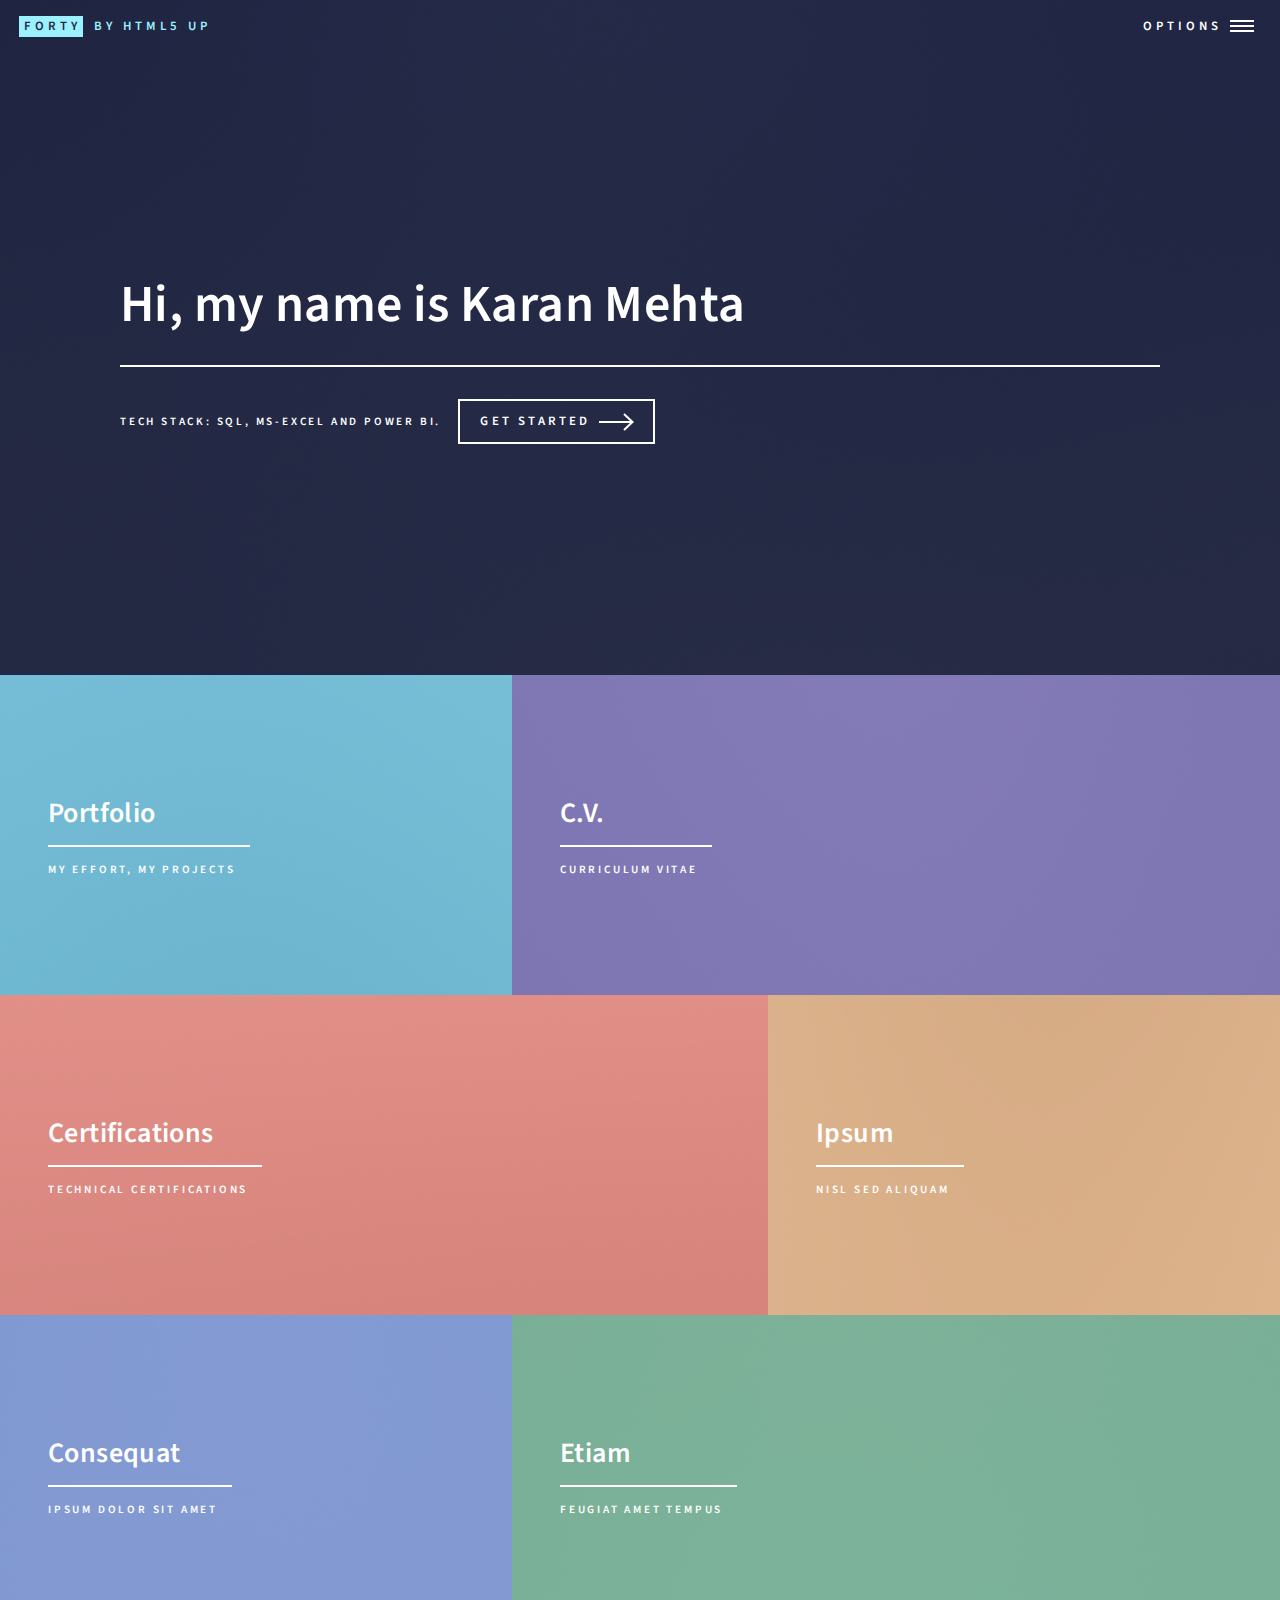
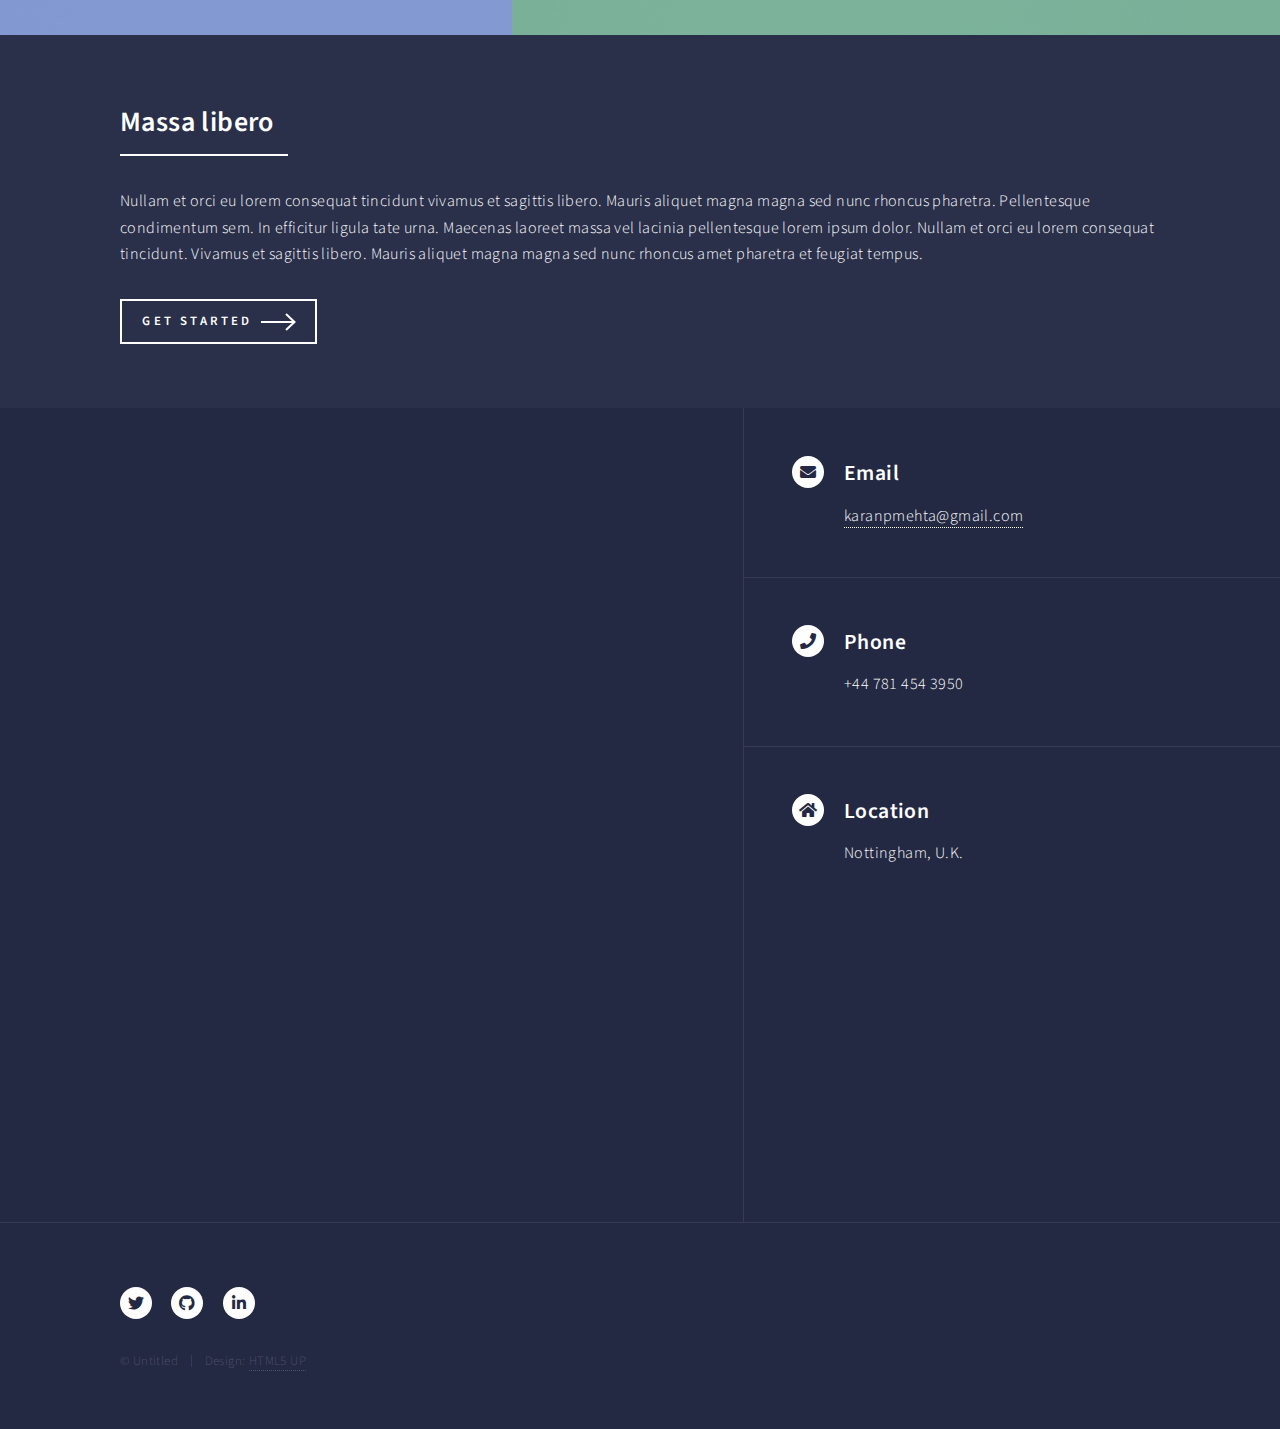
<file: index.html>
<!DOCTYPE HTML>
<!--
	Forty by HTML5 UP
	html5up.net | @ajlkn
	Free for personal and commercial use under the CCA 3.0 license (html5up.net/license)
-->
<html>
	<head>
		<title>Thank you for your time!</title>
		<meta charset="utf-8" />
		<meta name="viewport" content="width=device-width, initial-scale=1, user-scalable=no" />
		<link rel="stylesheet" href="assets/css/main.css" />
		<noscript><link rel="stylesheet" href="assets/css/noscript.css" /></noscript>
	</head>
	<body class="is-preload">

		<!-- Wrapper -->
			<div id="wrapper">

				<!-- Header -->
					<header id="header" class="alt">
						<a href="https://html5up.net/forty" class="logo" title="A responsive site template designed by HTML5 UP and released under the Creative Commons."><strong>Forty</strong> <span>by HTML5 UP</span></a>
						<nav>
							<a href="#menu">Options</a>
						</nav>
					</header>

				<!-- Menu -->
					<nav id="menu">
						<ul class="links">
							<li><a href="./"><img src="images/noun-home-2532906_aym.png" border ="1px">Home</a></li>
							<li><a href="landing">Portfolio</a></li>
							<li><a href="generic">Project</a></li>
							<li><a href="elements">Contact</a></li>
						</ul>
						<ul class="actions stacked">
							<li><a href="#" class="button primary fit">Get Started</a></li>
							<li><a href="#" class="button fit">Log In</a></li>
						</ul>
					</nav>

				<!-- Banner -->
					<section id="banner" class="major">
						<div class="inner">
							<header class="major">
								<h1>Hi, my name is Karan Mehta</h1>
							</header>
							<div class="content">
								<p>TECH STACK: SQL, MS-EXCEL AND POWER BI.</p>
								<ul class="actions">
									<li><a href="#one" class="button next scrolly">Get Started</a></li>
								</ul>
							</div>
						</div>
					</section>

				<!-- Main -->
					<div id="main">

						<!-- One -->
							<section id="one" class="tiles">
								<article>
									<span class="image">
										<img src="images/pic01.jpg" alt="work" />
									</span>
									<header class="major">
										<h3><a href="landing" class="link">Portfolio</a></h3>
										<p>my effort, my projects</p>
									</header>
								</article>
								<article>
									<span class="image">
										<img src="images/pic02.jpg" alt="course of life" />
									</span>
									<header class="major">
										<h3><a href="landing" class="link">C.V.</a></h3>
										<p>Curriculum vitae</p>
									</header>
								</article>
								<article>
									<span class="image">
										<img src="images/pic03.jpg" alt="knowledge" />
									</span>
									<header class="major">
										<h3><a href="landing" class="link">Certifications</a></h3>
										<p>Technical Certifications</p>
									</header>
								</article>
								<article>
									<span class="image">
										<img src="images/pic04.jpg" alt="" />
									</span>
									<header class="major">
										<h3><a href="landing" class="link">Ipsum</a></h3>
										<p>Nisl sed aliquam</p>
									</header>
								</article>
								<article>
									<span class="image">
										<img src="images/pic05.jpg" alt="" />
									</span>
									<header class="major">
										<h3><a href="landing" class="link">Consequat</a></h3>
										<p>Ipsum dolor sit amet</p>
									</header>
								</article>
								<article>
									<span class="image">
										<img src="images/pic06.jpg" alt="" />
									</span>
									<header class="major">
										<h3><a href="landing" class="link">Etiam</a></h3>
										<p>Feugiat amet tempus</p>
									</header>
								</article>
							</section>

						<!-- Two -->
							<section id="two">
								<div class="inner">
									<header class="major">
										<h2>Massa libero</h2>
									</header>
									<p>Nullam et orci eu lorem consequat tincidunt vivamus et sagittis libero. Mauris aliquet magna magna sed nunc rhoncus pharetra. Pellentesque condimentum sem. In efficitur ligula tate urna. Maecenas laoreet massa vel lacinia pellentesque lorem ipsum dolor. Nullam et orci eu lorem consequat tincidunt. Vivamus et sagittis libero. Mauris aliquet magna magna sed nunc rhoncus amet pharetra et feugiat tempus.</p>
									<ul class="actions">
										<li><a href="landing" class="button next">Get Started</a></li>
									</ul>
								</div>
							</section>

					</div>

				<!-- Contact -->
					<section id="contact">
						<div class="inner">
							<section>
								<!--<form method="post" action="#">
									<div class="fields">
										<div class="field half">
											<label for="name">Name</label>
											<input type="text" name="name" id="name" />
										</div>
										<div class="field half">
											<label for="email">Email</label>
											<input type="text" name="email" id="email" />
										</div>
										<div class="field">
											<label for="message">Message</label>
											<textarea name="message" id="message" rows="6"></textarea>
										</div>
									</div>
									<ul class="actions">
										<li><input type="submit" value="Send Message" class="primary" /></li>
										<li><input type="reset" value="Clear" /></li>
									</ul>
								</form>-->
								<iframe src="https://docs.google.com/forms/d/e/1FAIpQLScIjS554YAXkT069KOBQVUxdA2sXL9i0TQxGR6mH9QrwywEIg/viewform?embedded=true" width="640" height="709" frameborder="0" marginheight="0" marginwidth="0">Loading…</iframe>
								
							</section>
							<section class="split">
								<section>
									<div class="contact-method">
										<span class="icon solid alt fa-envelope"></span>
										<h3>Email</h3>
										<a href="mailto:karanpmehta@gmail.com">karanpmehta@gmail.com</a>
									</div>
								</section>
								<section>
									<div class="contact-method">
										<span class="icon solid alt fa-phone"></span>
										<h3>Phone</h3>
										<span>+44 781 454 3950</span>
									</div>
								</section>
								<section>
									<div class="contact-method">
										<span class="icon solid alt fa-home"></span>
										<h3>Location</h3>
										<span>
										Nottingham, U.K.
										</span>
									</div>
								</section>
							</section>
						</div>
					</section>

				<!-- Footer -->
					<footer id="footer">
						<div class="inner">
							<ul class="icons">
								<li><a href="#" class="icon brands alt fa-twitter"><span class="label">Twitter</span></a></li>
								<li><a href="#" class="icon brands alt fa-github"><span class="label">GitHub</span></a></li>
								<li><a href="#" class="icon brands alt fa-linkedin-in"><span class="label">LinkedIn</span></a></li>
							</ul>
							<ul class="copyright">
								<li>&copy; Untitled</li><li>Design: <a href="https://html5up.net">HTML5 UP</a></li>
							</ul>
						</div>
					</footer>

			</div>

		<!-- Scripts -->
			<script src="assets/js/jquery.min.js"></script>
			<script src="assets/js/jquery.scrolly.min.js"></script>
			<script src="assets/js/jquery.scrollex.min.js"></script>
			<script src="assets/js/browser.min.js"></script>
			<script src="assets/js/breakpoints.min.js"></script>
			<script src="assets/js/util.js"></script>
			<script src="assets/js/main.js"></script>

	</body>
</html>
</file>
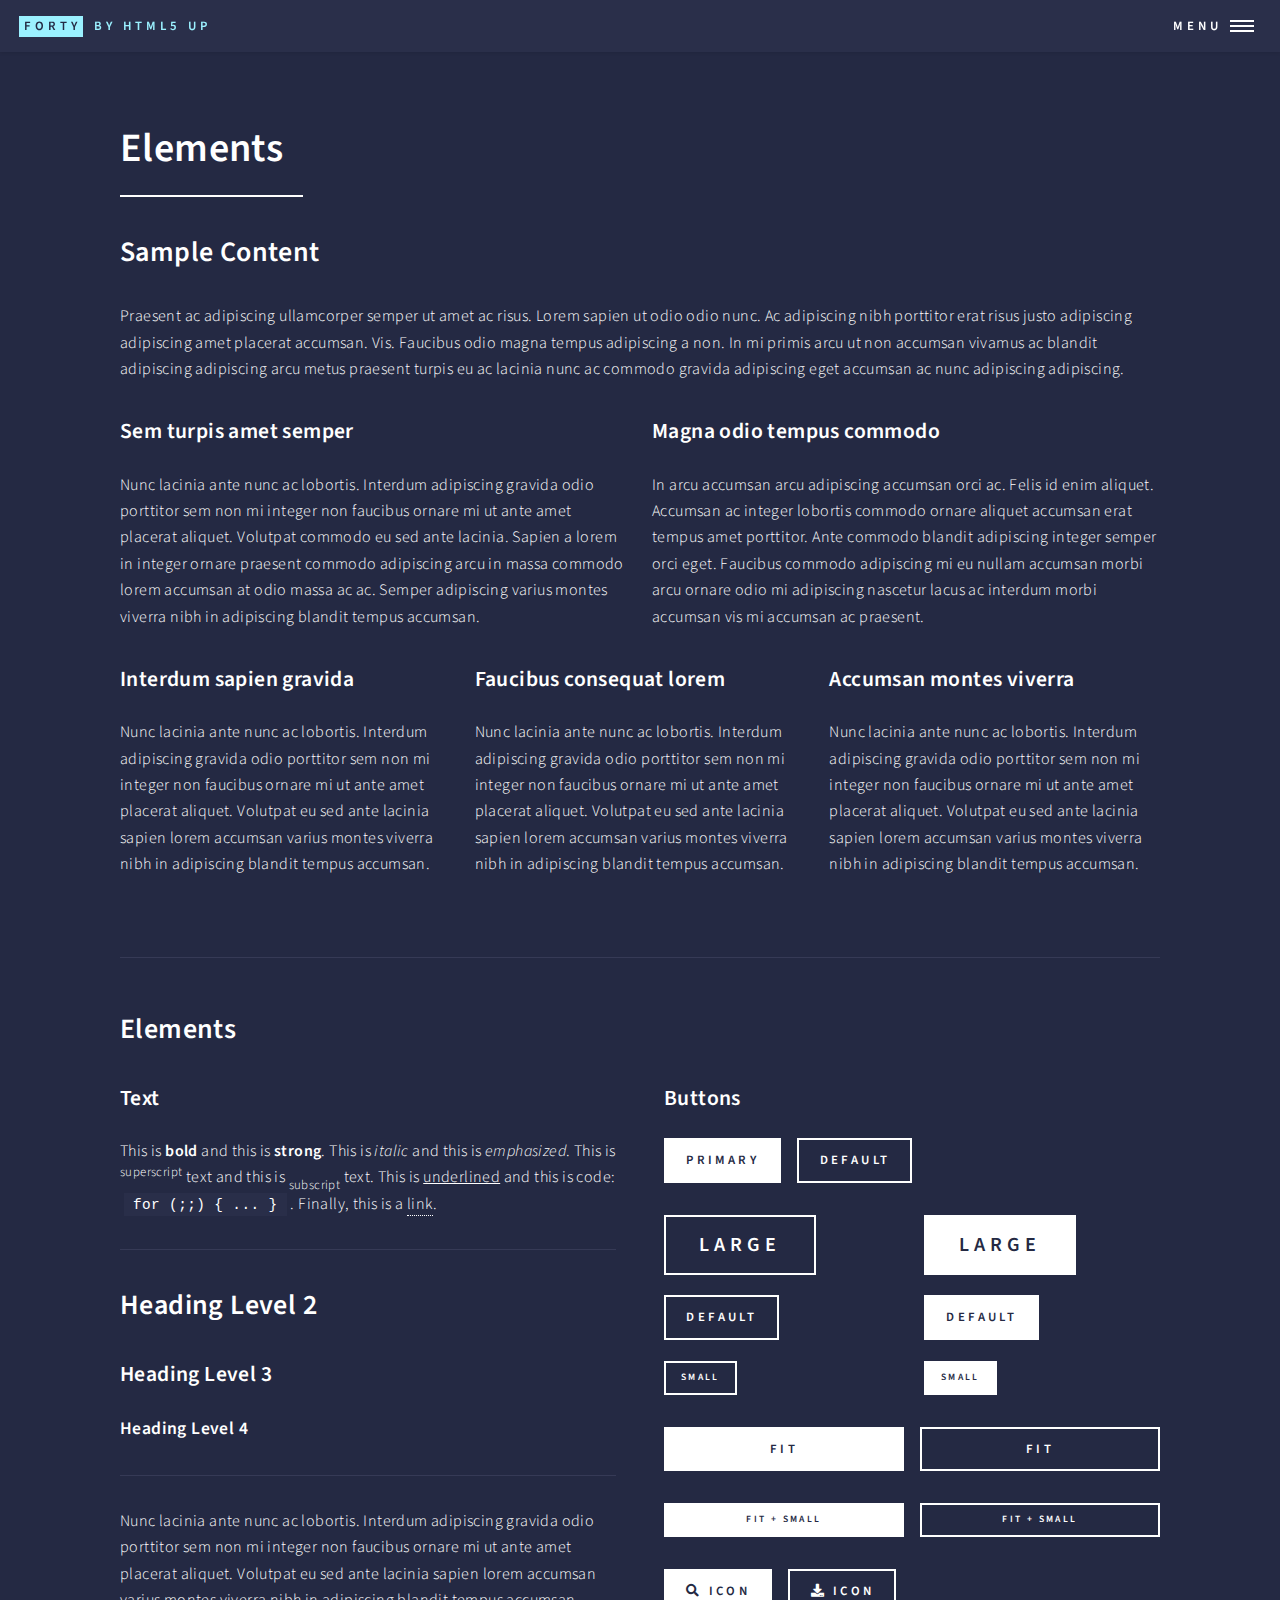
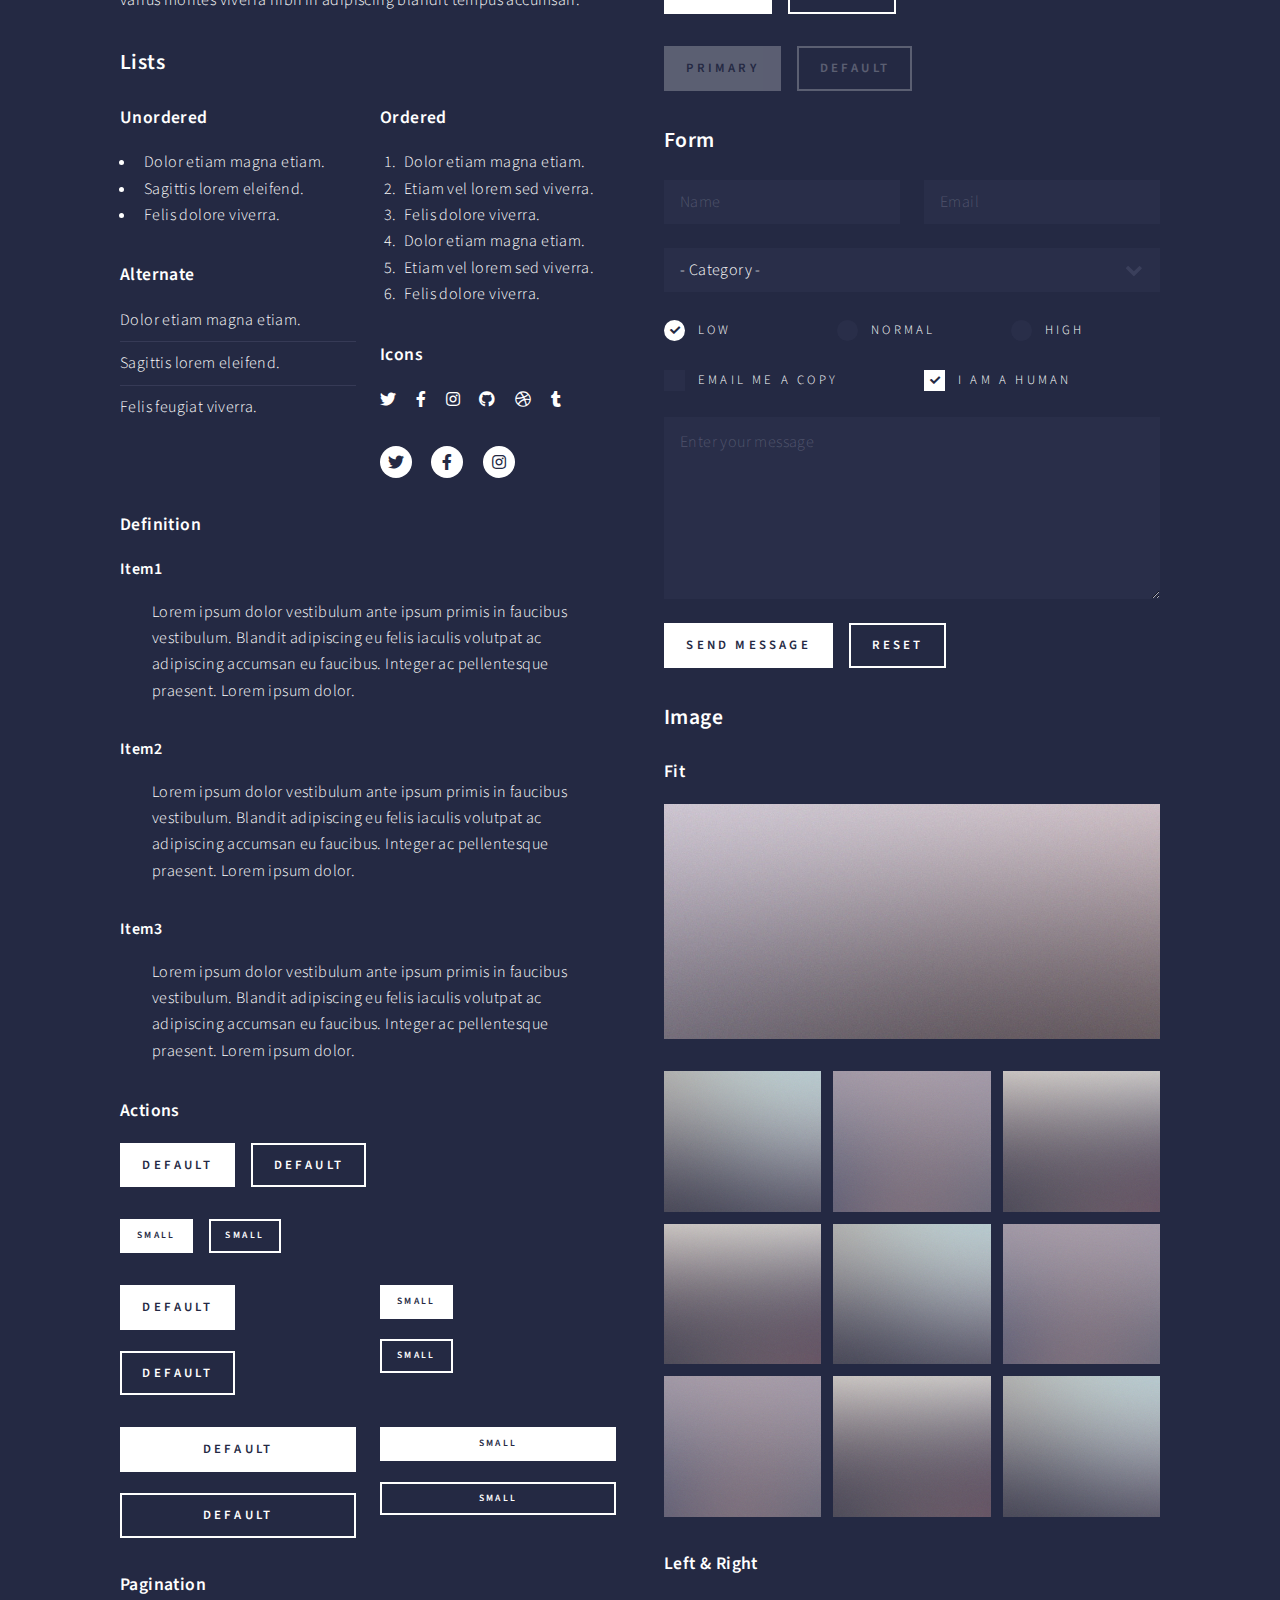
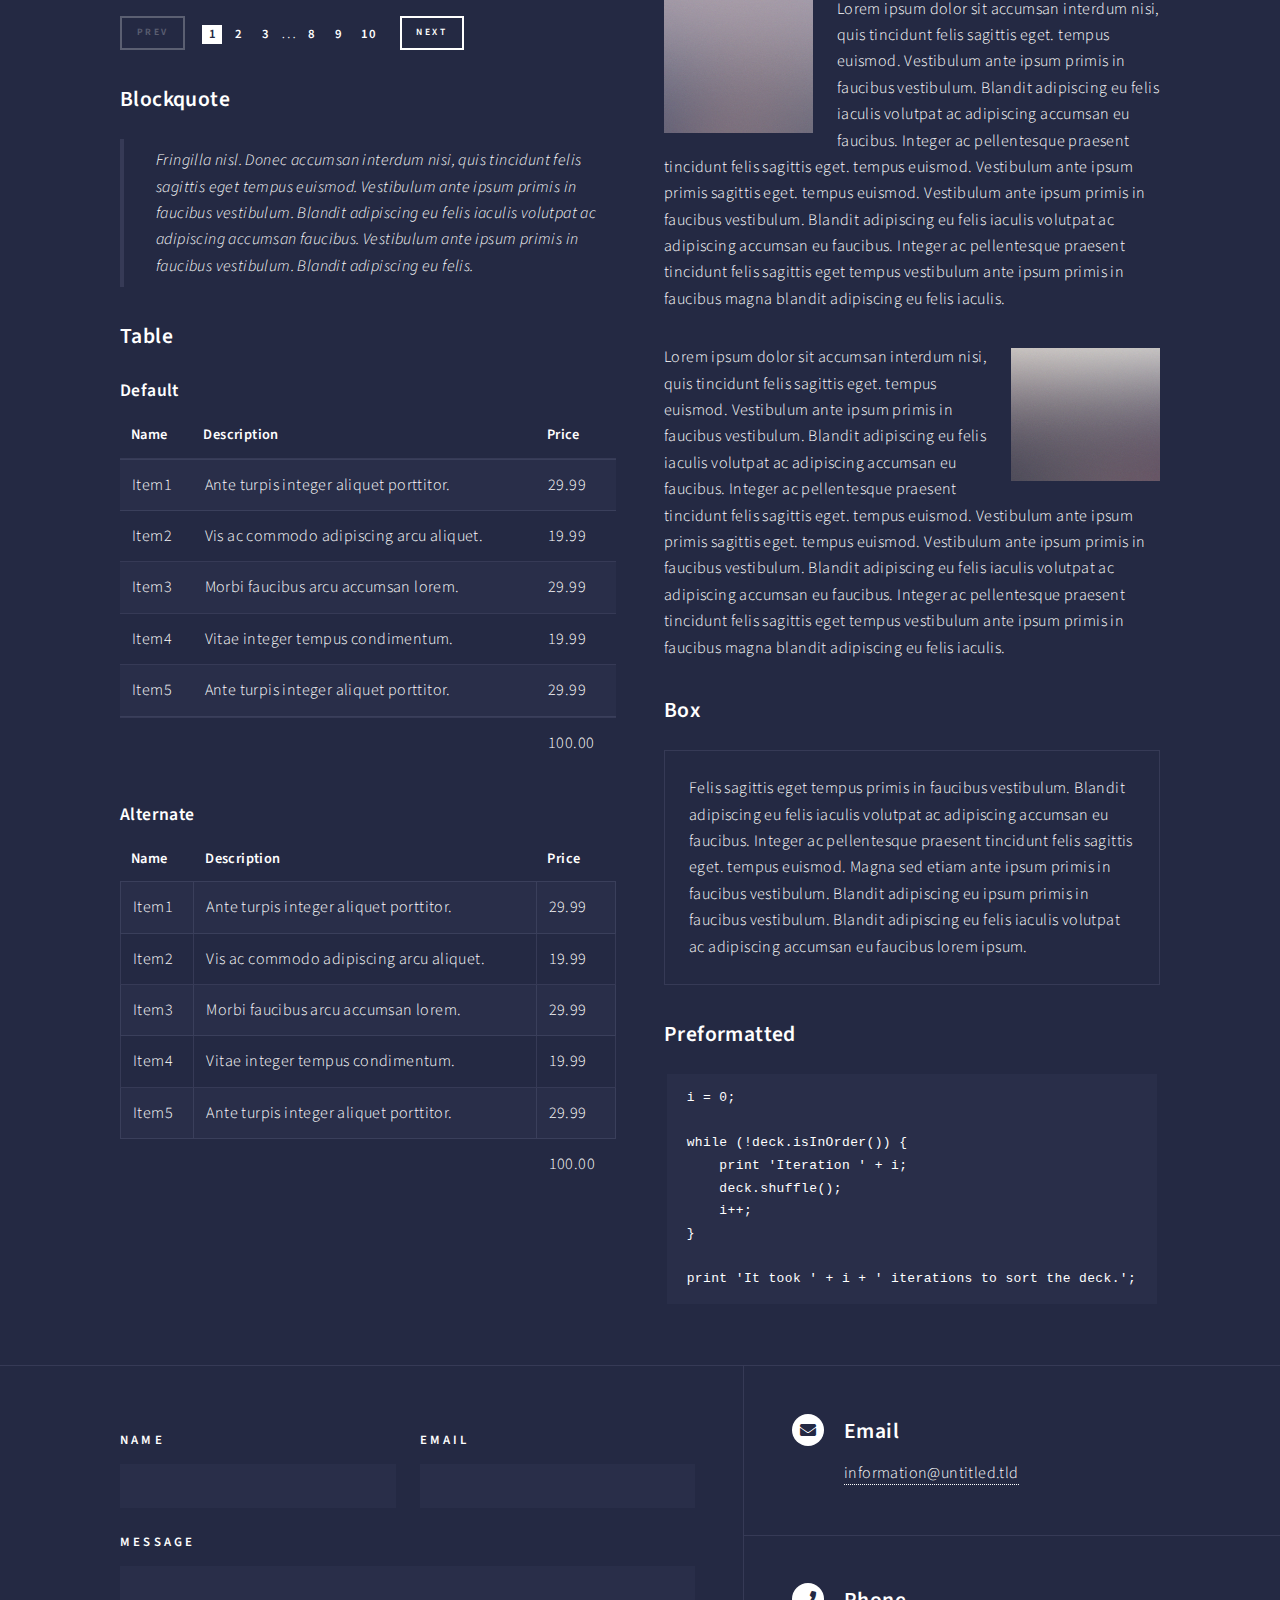
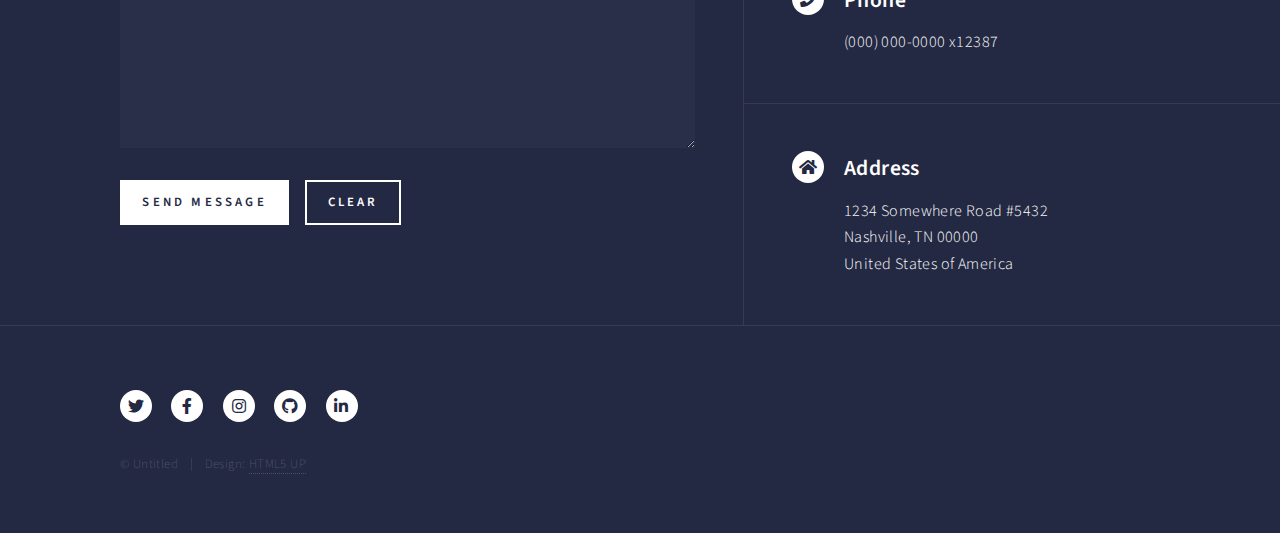
<file: elements.html>
<!DOCTYPE HTML>
<!--
	Forty by HTML5 UP
	html5up.net | @ajlkn
	Free for personal and commercial use under the CCA 3.0 license (html5up.net/license)
-->
<html>
	<head>
		<title>Elements - Forty by HTML5 UP</title>
		<meta charset="utf-8" />
		<meta name="viewport" content="width=device-width, initial-scale=1, user-scalable=no" />
		<link rel="stylesheet" href="assets/css/main.css" />
		<noscript><link rel="stylesheet" href="assets/css/noscript.css" /></noscript>
	</head>
	<body class="is-preload">

		<!-- Wrapper -->
			<div id="wrapper">

				<!-- Header -->
					<header id="header">
						<a href="./" class="logo"><strong>Forty</strong> <span>by HTML5 UP</span></a>
						<nav>
							<a href="#menu">Menu</a>
						</nav>
					</header>

				<!-- Menu -->
					<nav id="menu">
						<ul class="links">
							<li><a href="./"><img src="images/noun-home-2532906_aym.png" border ="1px">Home</a></li>
							<li><a href="landing">Portfolio</a></li>
							<li><a href="generic">Project</a></li>
							<li><a href="elements">Contact</a></li>
						</ul>
						<ul class="actions stacked">
							<li><a href="#" class="button primary fit">Get Started</a></li>
							<li><a href="#" class="button fit">Log In</a></li>
						</ul>
					</nav>

				<!-- Main -->
					<div id="main" class="alt">

						<!-- One -->
							<section id="one">
								<div class="inner">
									<header class="major">
										<h1>Elements</h1>
									</header>

									<!-- Content -->
										<h2 id="content">Sample Content</h2>
										<p>Praesent ac adipiscing ullamcorper semper ut amet ac risus. Lorem sapien ut odio odio nunc. Ac adipiscing nibh porttitor erat risus justo adipiscing adipiscing amet placerat accumsan. Vis. Faucibus odio magna tempus adipiscing a non. In mi primis arcu ut non accumsan vivamus ac blandit adipiscing adipiscing arcu metus praesent turpis eu ac lacinia nunc ac commodo gravida adipiscing eget accumsan ac nunc adipiscing adipiscing.</p>
										<div class="row">
											<div class="col-6 col-12-small">
												<h3>Sem turpis amet semper</h3>
												<p>Nunc lacinia ante nunc ac lobortis. Interdum adipiscing gravida odio porttitor sem non mi integer non faucibus ornare mi ut ante amet placerat aliquet. Volutpat commodo eu sed ante lacinia. Sapien a lorem in integer ornare praesent commodo adipiscing arcu in massa commodo lorem accumsan at odio massa ac ac. Semper adipiscing varius montes viverra nibh in adipiscing blandit tempus accumsan.</p>
											</div>
											<div class="col-6 col-12-small">
												<h3>Magna odio tempus commodo</h3>
												<p>In arcu accumsan arcu adipiscing accumsan orci ac. Felis id enim aliquet. Accumsan ac integer lobortis commodo ornare aliquet accumsan erat tempus amet porttitor. Ante commodo blandit adipiscing integer semper orci eget. Faucibus commodo adipiscing mi eu nullam accumsan morbi arcu ornare odio mi adipiscing nascetur lacus ac interdum morbi accumsan vis mi accumsan ac praesent.</p>
											</div>
											<!-- Break -->
											<div class="col-4 col-12-medium">
												<h3>Interdum sapien gravida</h3>
												<p>Nunc lacinia ante nunc ac lobortis. Interdum adipiscing gravida odio porttitor sem non mi integer non faucibus ornare mi ut ante amet placerat aliquet. Volutpat eu sed ante lacinia sapien lorem accumsan varius montes viverra nibh in adipiscing blandit tempus accumsan.</p>
											</div>
											<div class="col-4 col-12-medium">
												<h3>Faucibus consequat lorem</h3>
												<p>Nunc lacinia ante nunc ac lobortis. Interdum adipiscing gravida odio porttitor sem non mi integer non faucibus ornare mi ut ante amet placerat aliquet. Volutpat eu sed ante lacinia sapien lorem accumsan varius montes viverra nibh in adipiscing blandit tempus accumsan.</p>
											</div>
											<div class="col-4 col-12-medium">
												<h3>Accumsan montes viverra</h3>
												<p>Nunc lacinia ante nunc ac lobortis. Interdum adipiscing gravida odio porttitor sem non mi integer non faucibus ornare mi ut ante amet placerat aliquet. Volutpat eu sed ante lacinia sapien lorem accumsan varius montes viverra nibh in adipiscing blandit tempus accumsan.</p>
											</div>
										</div>

									<hr class="major" />

									<!-- Elements -->
										<h2 id="elements">Elements</h2>
										<div class="row gtr-200">
											<div class="col-6 col-12-medium">

												<!-- Text stuff -->
													<h3>Text</h3>
													<p>This is <b>bold</b> and this is <strong>strong</strong>. This is <i>italic</i> and this is <em>emphasized</em>.
													This is <sup>superscript</sup> text and this is <sub>subscript</sub> text.
													This is <u>underlined</u> and this is code: <code>for (;;) { ... }</code>.
													Finally, this is a <a href="#">link</a>.</p>
													<hr />
													<h2>Heading Level 2</h2>
													<h3>Heading Level 3</h3>
													<h4>Heading Level 4</h4>
													<hr />
													<p>Nunc lacinia ante nunc ac lobortis. Interdum adipiscing gravida odio porttitor sem non mi integer non faucibus ornare mi ut ante amet placerat aliquet. Volutpat eu sed ante lacinia sapien lorem accumsan varius montes viverra nibh in adipiscing blandit tempus accumsan.</p>

												<!-- Lists -->
													<h3>Lists</h3>
													<div class="row">
														<div class="col-6 col-12-small">

															<h4>Unordered</h4>
															<ul>
																<li>Dolor etiam magna etiam.</li>
																<li>Sagittis lorem eleifend.</li>
																<li>Felis dolore viverra.</li>
															</ul>

															<h4>Alternate</h4>
															<ul class="alt">
																<li>Dolor etiam magna etiam.</li>
																<li>Sagittis lorem eleifend.</li>
																<li>Felis feugiat viverra.</li>
															</ul>

														</div>
														<div class="col-6 col-12-small">

															<h4>Ordered</h4>
															<ol>
																<li>Dolor etiam magna etiam.</li>
																<li>Etiam vel lorem sed viverra.</li>
																<li>Felis dolore viverra.</li>
																<li>Dolor etiam magna etiam.</li>
																<li>Etiam vel lorem sed viverra.</li>
																<li>Felis dolore viverra.</li>
															</ol>

															<h4>Icons</h4>
															<ul class="icons">
																<li><a href="#" class="icon brands fa-twitter"><span class="label">Twitter</span></a></li>
																<li><a href="#" class="icon brands fa-facebook-f"><span class="label">Facebook</span></a></li>
																<li><a href="#" class="icon brands fa-instagram"><span class="label">Instagram</span></a></li>
																<li><a href="#" class="icon brands fa-github"><span class="label">Github</span></a></li>
																<li><a href="#" class="icon brands fa-dribbble"><span class="label">Dribbble</span></a></li>
																<li><a href="#" class="icon brands fa-tumblr"><span class="label">Tumblr</span></a></li>
															</ul>
															<ul class="icons">
																<li><a href="#" class="icon brands alt fa-twitter"><span class="label">Twitter</span></a></li>
																<li><a href="#" class="icon brands alt fa-facebook-f"><span class="label">Facebook</span></a></li>
																<li><a href="#" class="icon brands alt fa-instagram"><span class="label">Instagram</span></a></li>
															</ul>

														</div>
													</div>
													<h4>Definition</h4>
													<dl>
														<dt>Item1</dt>
														<dd>
															<p>Lorem ipsum dolor vestibulum ante ipsum primis in faucibus vestibulum. Blandit adipiscing eu felis iaculis volutpat ac adipiscing accumsan eu faucibus. Integer ac pellentesque praesent. Lorem ipsum dolor.</p>
														</dd>
														<dt>Item2</dt>
														<dd>
															<p>Lorem ipsum dolor vestibulum ante ipsum primis in faucibus vestibulum. Blandit adipiscing eu felis iaculis volutpat ac adipiscing accumsan eu faucibus. Integer ac pellentesque praesent. Lorem ipsum dolor.</p>
														</dd>
														<dt>Item3</dt>
														<dd>
															<p>Lorem ipsum dolor vestibulum ante ipsum primis in faucibus vestibulum. Blandit adipiscing eu felis iaculis volutpat ac adipiscing accumsan eu faucibus. Integer ac pellentesque praesent. Lorem ipsum dolor.</p>
														</dd>
													</dl>

													<h4>Actions</h4>
													<ul class="actions">
														<li><a href="#" class="button primary">Default</a></li>
														<li><a href="#" class="button">Default</a></li>
													</ul>
													<ul class="actions small">
														<li><a href="#" class="button primary small">Small</a></li>
														<li><a href="#" class="button small">Small</a></li>
													</ul>
													<div class="row">
														<div class="col-6 col-12-small">
															<ul class="actions stacked">
																<li><a href="#" class="button primary">Default</a></li>
																<li><a href="#" class="button">Default</a></li>
															</ul>
														</div>
														<div class="col-6 col-12-small">
															<ul class="actions stacked">
																<li><a href="#" class="button primary small">Small</a></li>
																<li><a href="#" class="button small">Small</a></li>
															</ul>
														</div>
														<div class="col-6 col-12-small">
															<ul class="actions stacked">
																<li><a href="#" class="button primary fit">Default</a></li>
																<li><a href="#" class="button fit">Default</a></li>
															</ul>
														</div>
														<div class="col-6 col-12-small">
															<ul class="actions stacked">
																<li><a href="#" class="button primary small fit">Small</a></li>
																<li><a href="#" class="button small fit">Small</a></li>
															</ul>
														</div>
													</div>

													<h4>Pagination</h4>
													<ul class="pagination">
														<li><span class="button small disabled">Prev</span></li>
														<li><a href="#" class="page active">1</a></li>
														<li><a href="#" class="page">2</a></li>
														<li><a href="#" class="page">3</a></li>
														<li><span>&hellip;</span></li>
														<li><a href="#" class="page">8</a></li>
														<li><a href="#" class="page">9</a></li>
														<li><a href="#" class="page">10</a></li>
														<li><a href="#" class="button small">Next</a></li>
													</ul>

												<!-- Blockquote -->
													<h3>Blockquote</h3>
													<blockquote>Fringilla nisl. Donec accumsan interdum nisi, quis tincidunt felis sagittis eget tempus euismod. Vestibulum ante ipsum primis in faucibus vestibulum. Blandit adipiscing eu felis iaculis volutpat ac adipiscing accumsan faucibus. Vestibulum ante ipsum primis in faucibus vestibulum. Blandit adipiscing eu felis.</blockquote>

												<!-- Table -->
													<h3>Table</h3>

													<h4>Default</h4>
													<div class="table-wrapper">
														<table>
															<thead>
																<tr>
																	<th>Name</th>
																	<th>Description</th>
																	<th>Price</th>
																</tr>
															</thead>
															<tbody>
																<tr>
																	<td>Item1</td>
																	<td>Ante turpis integer aliquet porttitor.</td>
																	<td>29.99</td>
																</tr>
																<tr>
																	<td>Item2</td>
																	<td>Vis ac commodo adipiscing arcu aliquet.</td>
																	<td>19.99</td>
																</tr>
																<tr>
																	<td>Item3</td>
																	<td> Morbi faucibus arcu accumsan lorem.</td>
																	<td>29.99</td>
																</tr>
																<tr>
																	<td>Item4</td>
																	<td>Vitae integer tempus condimentum.</td>
																	<td>19.99</td>
																</tr>
																<tr>
																	<td>Item5</td>
																	<td>Ante turpis integer aliquet porttitor.</td>
																	<td>29.99</td>
																</tr>
															</tbody>
															<tfoot>
																<tr>
																	<td colspan="2"></td>
																	<td>100.00</td>
																</tr>
															</tfoot>
														</table>
													</div>

													<h4>Alternate</h4>
													<div class="table-wrapper">
														<table class="alt">
															<thead>
																<tr>
																	<th>Name</th>
																	<th>Description</th>
																	<th>Price</th>
																</tr>
															</thead>
															<tbody>
																<tr>
																	<td>Item1</td>
																	<td>Ante turpis integer aliquet porttitor.</td>
																	<td>29.99</td>
																</tr>
																<tr>
																	<td>Item2</td>
																	<td>Vis ac commodo adipiscing arcu aliquet.</td>
																	<td>19.99</td>
																</tr>
																<tr>
																	<td>Item3</td>
																	<td> Morbi faucibus arcu accumsan lorem.</td>
																	<td>29.99</td>
																</tr>
																<tr>
																	<td>Item4</td>
																	<td>Vitae integer tempus condimentum.</td>
																	<td>19.99</td>
																</tr>
																<tr>
																	<td>Item5</td>
																	<td>Ante turpis integer aliquet porttitor.</td>
																	<td>29.99</td>
																</tr>
															</tbody>
															<tfoot>
																<tr>
																	<td colspan="2"></td>
																	<td>100.00</td>
																</tr>
															</tfoot>
														</table>
													</div>

											</div>
											<div class="col-6 col-12-medium">

												<!-- Buttons -->
													<h3>Buttons</h3>
													<ul class="actions">
														<li><a href="#" class="button primary">Primary</a></li>
														<li><a href="#" class="button">Default</a></li>
													</ul>
													<div class="row">
														<div class="col-6 col-12-xsmall">
															<ul class="actions stacked">
																<li><a href="#" class="button large">Large</a></li>
																<li><a href="#" class="button">Default</a></li>
																<li><a href="#" class="button small">Small</a></li>
															</ul>
														</div>
														<div class="col-6 col-12-xsmall">
															<ul class="actions stacked">
																<li><a href="#" class="button primary large">Large</a></li>
																<li><a href="#" class="button primary">Default</a></li>
																<li><a href="#" class="button primary small">Small</a></li>
															</ul>
														</div>
													</div>
													<ul class="actions fit">
														<li><a href="#" class="button primary fit">Fit</a></li>
														<li><a href="#" class="button fit">Fit</a></li>
													</ul>
													<ul class="actions fit small">
														<li><a href="#" class="button primary fit small">Fit + Small</a></li>
														<li><a href="#" class="button fit small">Fit + Small</a></li>
													</ul>
													<ul class="actions">
														<li><a href="#" class="button primary icon solid fa-search">Icon</a></li>
														<li><a href="#" class="button icon solid fa-download">Icon</a></li>
													</ul>
													<ul class="actions">
														<li><span class="button primary disabled">Primary</span></li>
														<li><span class="button disabled">Default</span></li>
													</ul>

												<!-- Form -->
													<h3>Form</h3>

													<form method="post" action="#">
														<div class="row gtr-uniform">
															<div class="col-6 col-12-xsmall">
																<input type="text" name="demo-name" id="demo-name" value="" placeholder="Name" />
															</div>
															<div class="col-6 col-12-xsmall">
																<input type="email" name="demo-email" id="demo-email" value="" placeholder="Email" />
															</div>
															<!-- Break -->
															<div class="col-12">
																<select name="demo-category" id="demo-category">
																	<option value="">- Category -</option>
																	<option value="1">Manufacturing</option>
																	<option value="1">Shipping</option>
																	<option value="1">Administration</option>
																	<option value="1">Human Resources</option>
																</select>
															</div>
															<!-- Break -->
															<div class="col-4 col-12-small">
																<input type="radio" id="demo-priority-low" name="demo-priority" checked>
																<label for="demo-priority-low">Low</label>
															</div>
															<div class="col-4 col-12-small">
																<input type="radio" id="demo-priority-normal" name="demo-priority">
																<label for="demo-priority-normal">Normal</label>
															</div>
															<div class="col-4 col-12-small">
																<input type="radio" id="demo-priority-high" name="demo-priority">
																<label for="demo-priority-high">High</label>
															</div>
															<!-- Break -->
															<div class="col-6 col-12-small">
																<input type="checkbox" id="demo-copy" name="demo-copy">
																<label for="demo-copy">Email me a copy</label>
															</div>
															<div class="col-6 col-12-small">
																<input type="checkbox" id="demo-human" name="demo-human" checked>
																<label for="demo-human">I am a human</label>
															</div>
															<!-- Break -->
															<div class="col-12">
																<textarea name="demo-message" id="demo-message" placeholder="Enter your message" rows="6"></textarea>
															</div>
															<!-- Break -->
															<div class="col-12">
																<ul class="actions">
																	<li><input type="submit" value="Send Message" class="primary" /></li>
																	<li><input type="reset" value="Reset" /></li>
																</ul>
															</div>
														</div>
													</form>

												<!-- Image -->
													<h3>Image</h3>

													<h4>Fit</h4>
													<span class="image fit"><img src="images/pic03.jpg" alt="" /></span>
													<div class="box alt">
														<div class="row gtr-50 gtr-uniform">
															<div class="col-4"><span class="image fit"><img src="images/pic08.jpg" alt="" /></span></div>
															<div class="col-4"><span class="image fit"><img src="images/pic09.jpg" alt="" /></span></div>
															<div class="col-4"><span class="image fit"><img src="images/pic10.jpg" alt="" /></span></div>
															<!-- Break -->
															<div class="col-4"><span class="image fit"><img src="images/pic10.jpg" alt="" /></span></div>
															<div class="col-4"><span class="image fit"><img src="images/pic08.jpg" alt="" /></span></div>
															<div class="col-4"><span class="image fit"><img src="images/pic09.jpg" alt="" /></span></div>
															<!-- Break -->
															<div class="col-4"><span class="image fit"><img src="images/pic09.jpg" alt="" /></span></div>
															<div class="col-4"><span class="image fit"><img src="images/pic10.jpg" alt="" /></span></div>
															<div class="col-4"><span class="image fit"><img src="images/pic08.jpg" alt="" /></span></div>
														</div>
													</div>

													<h4>Left &amp; Right</h4>
													<p><span class="image left"><img src="images/pic09.jpg" alt="" /></span>Lorem ipsum dolor sit accumsan interdum nisi, quis tincidunt felis sagittis eget. tempus euismod. Vestibulum ante ipsum primis in faucibus vestibulum. Blandit adipiscing eu felis iaculis volutpat ac adipiscing accumsan eu faucibus. Integer ac pellentesque praesent tincidunt felis sagittis eget. tempus euismod. Vestibulum ante ipsum primis sagittis eget. tempus euismod. Vestibulum ante ipsum primis in faucibus vestibulum. Blandit adipiscing eu felis iaculis volutpat ac adipiscing accumsan eu faucibus. Integer ac pellentesque praesent tincidunt felis sagittis eget tempus vestibulum ante ipsum primis in faucibus magna blandit adipiscing eu felis iaculis.</p>
													<p><span class="image right"><img src="images/pic10.jpg" alt="" /></span>Lorem ipsum dolor sit accumsan interdum nisi, quis tincidunt felis sagittis eget. tempus euismod. Vestibulum ante ipsum primis in faucibus vestibulum. Blandit adipiscing eu felis iaculis volutpat ac adipiscing accumsan eu faucibus. Integer ac pellentesque praesent tincidunt felis sagittis eget. tempus euismod. Vestibulum ante ipsum primis sagittis eget. tempus euismod. Vestibulum ante ipsum primis in faucibus vestibulum. Blandit adipiscing eu felis iaculis volutpat ac adipiscing accumsan eu faucibus. Integer ac pellentesque praesent tincidunt felis sagittis eget tempus vestibulum ante ipsum primis in faucibus magna blandit adipiscing eu felis iaculis.</p>

												<!-- Box -->
													<h3>Box</h3>
													<div class="box">
														<p>Felis sagittis eget tempus primis in faucibus vestibulum. Blandit adipiscing eu felis iaculis volutpat ac adipiscing accumsan eu faucibus. Integer ac pellentesque praesent tincidunt felis sagittis eget. tempus euismod. Magna sed etiam ante ipsum primis in faucibus vestibulum. Blandit adipiscing eu ipsum primis in faucibus vestibulum. Blandit adipiscing eu felis iaculis volutpat ac adipiscing accumsan eu faucibus lorem ipsum.</p>
													</div>

												<!-- Preformatted Code -->
													<h3>Preformatted</h3>
													<pre><code>i = 0;

while (!deck.isInOrder()) {
    print 'Iteration ' + i;
    deck.shuffle();
    i++;
}

print 'It took ' + i + ' iterations to sort the deck.';
</code></pre>

											</div>
										</div>

								</div>
							</section>

					</div>

				<!-- Contact -->
					<section id="contact">
						<div class="inner">
							<section>
								<form method="post" action="#">
									<div class="fields">
										<div class="field half">
											<label for="name">Name</label>
											<input type="text" name="name" id="name" />
										</div>
										<div class="field half">
											<label for="email">Email</label>
											<input type="text" name="email" id="email" />
										</div>
										<div class="field">
											<label for="message">Message</label>
											<textarea name="message" id="message" rows="6"></textarea>
										</div>
									</div>
									<ul class="actions">
										<li><input type="submit" value="Send Message" class="primary" /></li>
										<li><input type="reset" value="Clear" /></li>
									</ul>
								</form>
							</section>
							<section class="split">
								<section>
									<div class="contact-method">
										<span class="icon solid alt fa-envelope"></span>
										<h3>Email</h3>
										<a href="#">information@untitled.tld</a>
									</div>
								</section>
								<section>
									<div class="contact-method">
										<span class="icon solid alt fa-phone"></span>
										<h3>Phone</h3>
										<span>(000) 000-0000 x12387</span>
									</div>
								</section>
								<section>
									<div class="contact-method">
										<span class="icon solid alt fa-home"></span>
										<h3>Address</h3>
										<span>1234 Somewhere Road #5432<br />
										Nashville, TN 00000<br />
										United States of America</span>
									</div>
								</section>
							</section>
						</div>
					</section>

				<!-- Footer -->
					<footer id="footer">
						<div class="inner">
							<ul class="icons">
								<li><a href="#" class="icon brands alt fa-twitter"><span class="label">Twitter</span></a></li>
								<li><a href="#" class="icon brands alt fa-facebook-f"><span class="label">Facebook</span></a></li>
								<li><a href="#" class="icon brands alt fa-instagram"><span class="label">Instagram</span></a></li>
								<li><a href="#" class="icon brands alt fa-github"><span class="label">GitHub</span></a></li>
								<li><a href="#" class="icon brands alt fa-linkedin-in"><span class="label">LinkedIn</span></a></li>
							</ul>
							<ul class="copyright">
								<li>&copy; Untitled</li><li>Design: <a href="https://html5up.net">HTML5 UP</a></li>
							</ul>
						</div>
					</footer>

			</div>

		<!-- Scripts -->
			<script src="assets/js/jquery.min.js"></script>
			<script src="assets/js/jquery.scrolly.min.js"></script>
			<script src="assets/js/jquery.scrollex.min.js"></script>
			<script src="assets/js/browser.min.js"></script>
			<script src="assets/js/breakpoints.min.js"></script>
			<script src="assets/js/util.js"></script>
			<script src="assets/js/main.js"></script>

	</body>
</html>
</file>
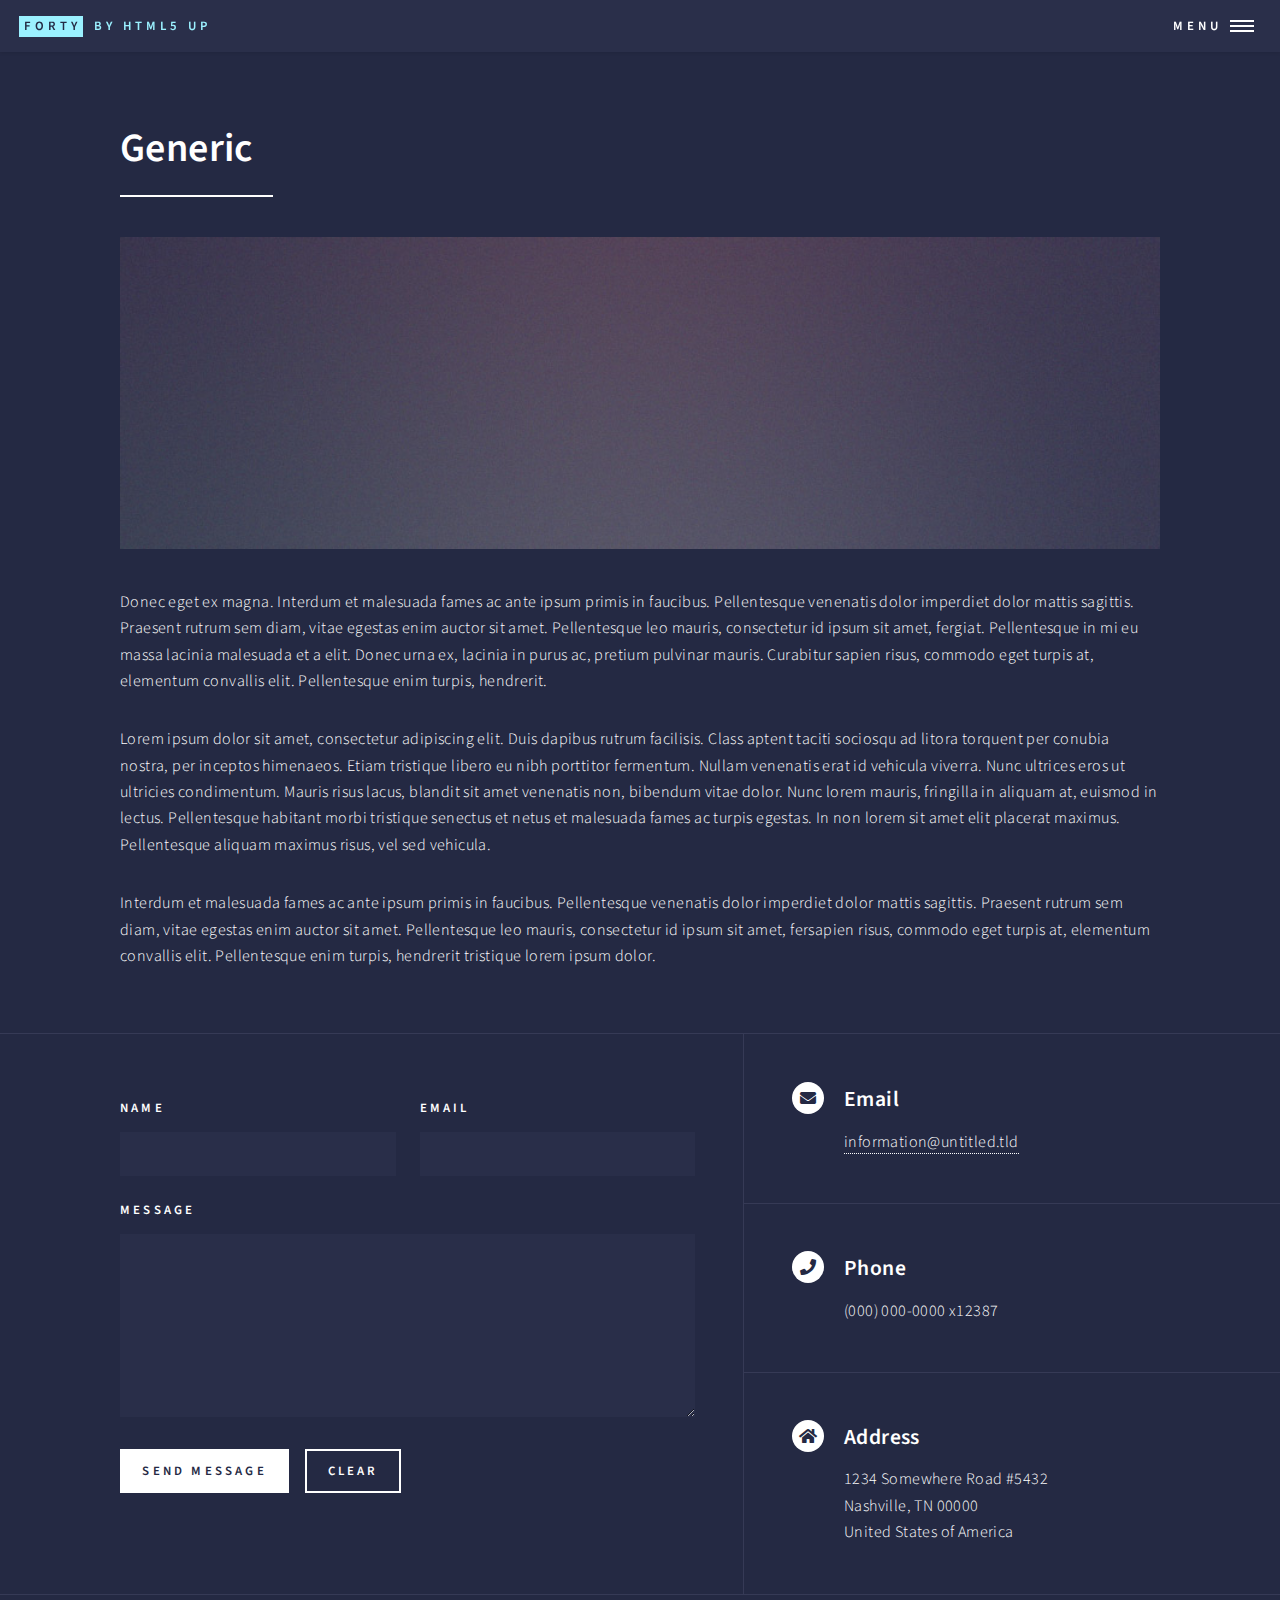
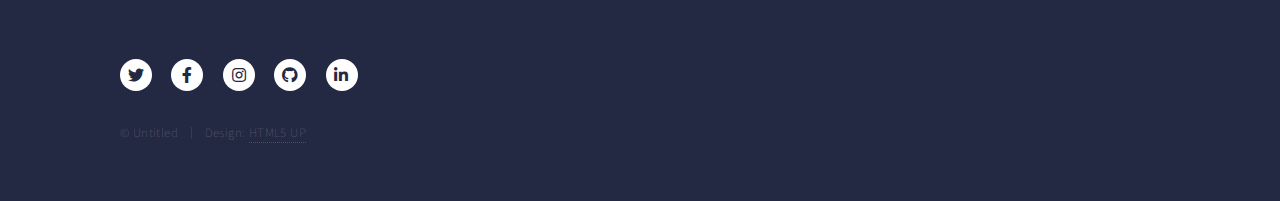
<file: generic.html>
<!DOCTYPE HTML>
<!--
	Forty by HTML5 UP
	html5up.net | @ajlkn
	Free for personal and commercial use under the CCA 3.0 license (html5up.net/license)
-->
<html>
	<head>
		<title>Generic - Forty by HTML5 UP</title>
		<meta charset="utf-8" />
		<meta name="viewport" content="width=device-width, initial-scale=1, user-scalable=no" />
		<link rel="stylesheet" href="assets/css/main.css" />
		<noscript><link rel="stylesheet" href="assets/css/noscript.css" /></noscript>
	</head>
	<body class="is-preload">

		<!-- Wrapper -->
			<div id="wrapper">

				<!-- Header -->
					<header id="header">
						<a href="./" class="logo"><strong>Forty</strong> <span>by HTML5 UP</span></a>
						<nav>
							<a href="#menu">Menu</a>
						</nav>
					</header>

				<!-- Menu -->
					<nav id="menu">
						<ul class="links">
							<li><a href="./"><img src="images/noun-home-2532906_aym.png" border ="1px">Home</a></li>
							<li><a href="landing">Portfolio</a></li>
							<li><a href="generic">Project</a></li>
							<li><a href="elements">Contact</a></li>
						</ul>
						<ul class="actions stacked">
							<li><a href="#" class="button primary fit">Get Started</a></li>
							<li><a href="#" class="button fit">Log In</a></li>
						</ul>
					</nav>

				<!-- Main -->
					<div id="main" class="alt">

						<!-- One -->
							<section id="one">
								<div class="inner">
									<header class="major">
										<h1>Generic</h1>
									</header>
									<span class="image main"><img src="images/pic11.jpg" alt="" /></span>
									<p>Donec eget ex magna. Interdum et malesuada fames ac ante ipsum primis in faucibus. Pellentesque venenatis dolor imperdiet dolor mattis sagittis. Praesent rutrum sem diam, vitae egestas enim auctor sit amet. Pellentesque leo mauris, consectetur id ipsum sit amet, fergiat. Pellentesque in mi eu massa lacinia malesuada et a elit. Donec urna ex, lacinia in purus ac, pretium pulvinar mauris. Curabitur sapien risus, commodo eget turpis at, elementum convallis elit. Pellentesque enim turpis, hendrerit.</p>
									<p>Lorem ipsum dolor sit amet, consectetur adipiscing elit. Duis dapibus rutrum facilisis. Class aptent taciti sociosqu ad litora torquent per conubia nostra, per inceptos himenaeos. Etiam tristique libero eu nibh porttitor fermentum. Nullam venenatis erat id vehicula viverra. Nunc ultrices eros ut ultricies condimentum. Mauris risus lacus, blandit sit amet venenatis non, bibendum vitae dolor. Nunc lorem mauris, fringilla in aliquam at, euismod in lectus. Pellentesque habitant morbi tristique senectus et netus et malesuada fames ac turpis egestas. In non lorem sit amet elit placerat maximus. Pellentesque aliquam maximus risus, vel sed vehicula.</p>
									<p>Interdum et malesuada fames ac ante ipsum primis in faucibus. Pellentesque venenatis dolor imperdiet dolor mattis sagittis. Praesent rutrum sem diam, vitae egestas enim auctor sit amet. Pellentesque leo mauris, consectetur id ipsum sit amet, fersapien risus, commodo eget turpis at, elementum convallis elit. Pellentesque enim turpis, hendrerit tristique lorem ipsum dolor.</p>
								</div>
							</section>

					</div>

				<!-- Contact -->
					<section id="contact">
						<div class="inner">
							<section>
								<form method="post" action="#">
									<div class="fields">
										<div class="field half">
											<label for="name">Name</label>
											<input type="text" name="name" id="name" />
										</div>
										<div class="field half">
											<label for="email">Email</label>
											<input type="text" name="email" id="email" />
										</div>
										<div class="field">
											<label for="message">Message</label>
											<textarea name="message" id="message" rows="6"></textarea>
										</div>
									</div>
									<ul class="actions">
										<li><input type="submit" value="Send Message" class="primary" /></li>
										<li><input type="reset" value="Clear" /></li>
									</ul>
								</form>
							</section>
							<section class="split">
								<section>
									<div class="contact-method">
										<span class="icon solid alt fa-envelope"></span>
										<h3>Email</h3>
										<a href="#">information@untitled.tld</a>
									</div>
								</section>
								<section>
									<div class="contact-method">
										<span class="icon solid alt fa-phone"></span>
										<h3>Phone</h3>
										<span>(000) 000-0000 x12387</span>
									</div>
								</section>
								<section>
									<div class="contact-method">
										<span class="icon solid alt fa-home"></span>
										<h3>Address</h3>
										<span>1234 Somewhere Road #5432<br />
										Nashville, TN 00000<br />
										United States of America</span>
									</div>
								</section>
							</section>
						</div>
					</section>

				<!-- Footer -->
					<footer id="footer">
						<div class="inner">
							<ul class="icons">
								<li><a href="#" class="icon brands alt fa-twitter"><span class="label">Twitter</span></a></li>
								<li><a href="#" class="icon brands alt fa-facebook-f"><span class="label">Facebook</span></a></li>
								<li><a href="#" class="icon brands alt fa-instagram"><span class="label">Instagram</span></a></li>
								<li><a href="#" class="icon brands alt fa-github"><span class="label">GitHub</span></a></li>
								<li><a href="#" class="icon brands alt fa-linkedin-in"><span class="label">LinkedIn</span></a></li>
							</ul>
							<ul class="copyright">
								<li>&copy; Untitled</li><li>Design: <a href="https://html5up.net">HTML5 UP</a></li>
							</ul>
						</div>
					</footer>

			</div>

		<!-- Scripts -->
			<script src="assets/js/jquery.min.js"></script>
			<script src="assets/js/jquery.scrolly.min.js"></script>
			<script src="assets/js/jquery.scrollex.min.js"></script>
			<script src="assets/js/browser.min.js"></script>
			<script src="assets/js/breakpoints.min.js"></script>
			<script src="assets/js/util.js"></script>
			<script src="assets/js/main.js"></script>

	</body>
</html>
</file>
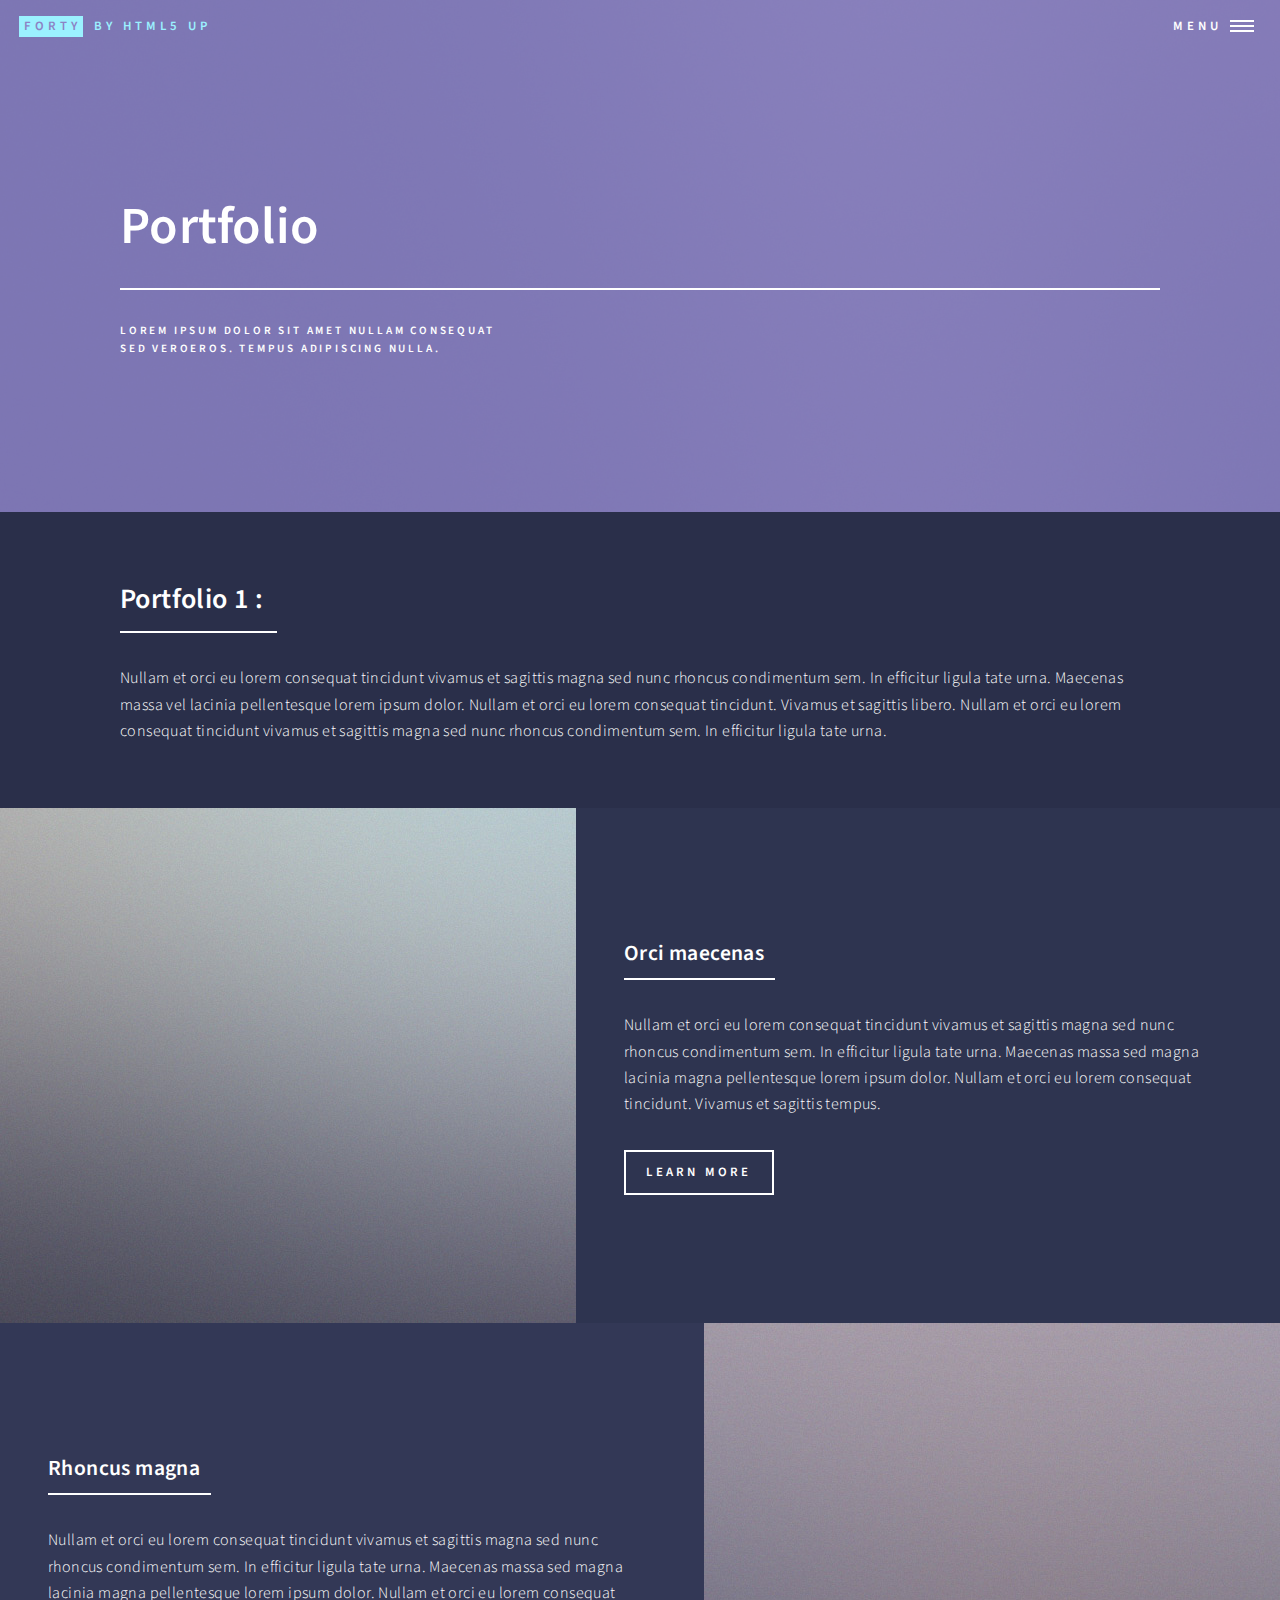
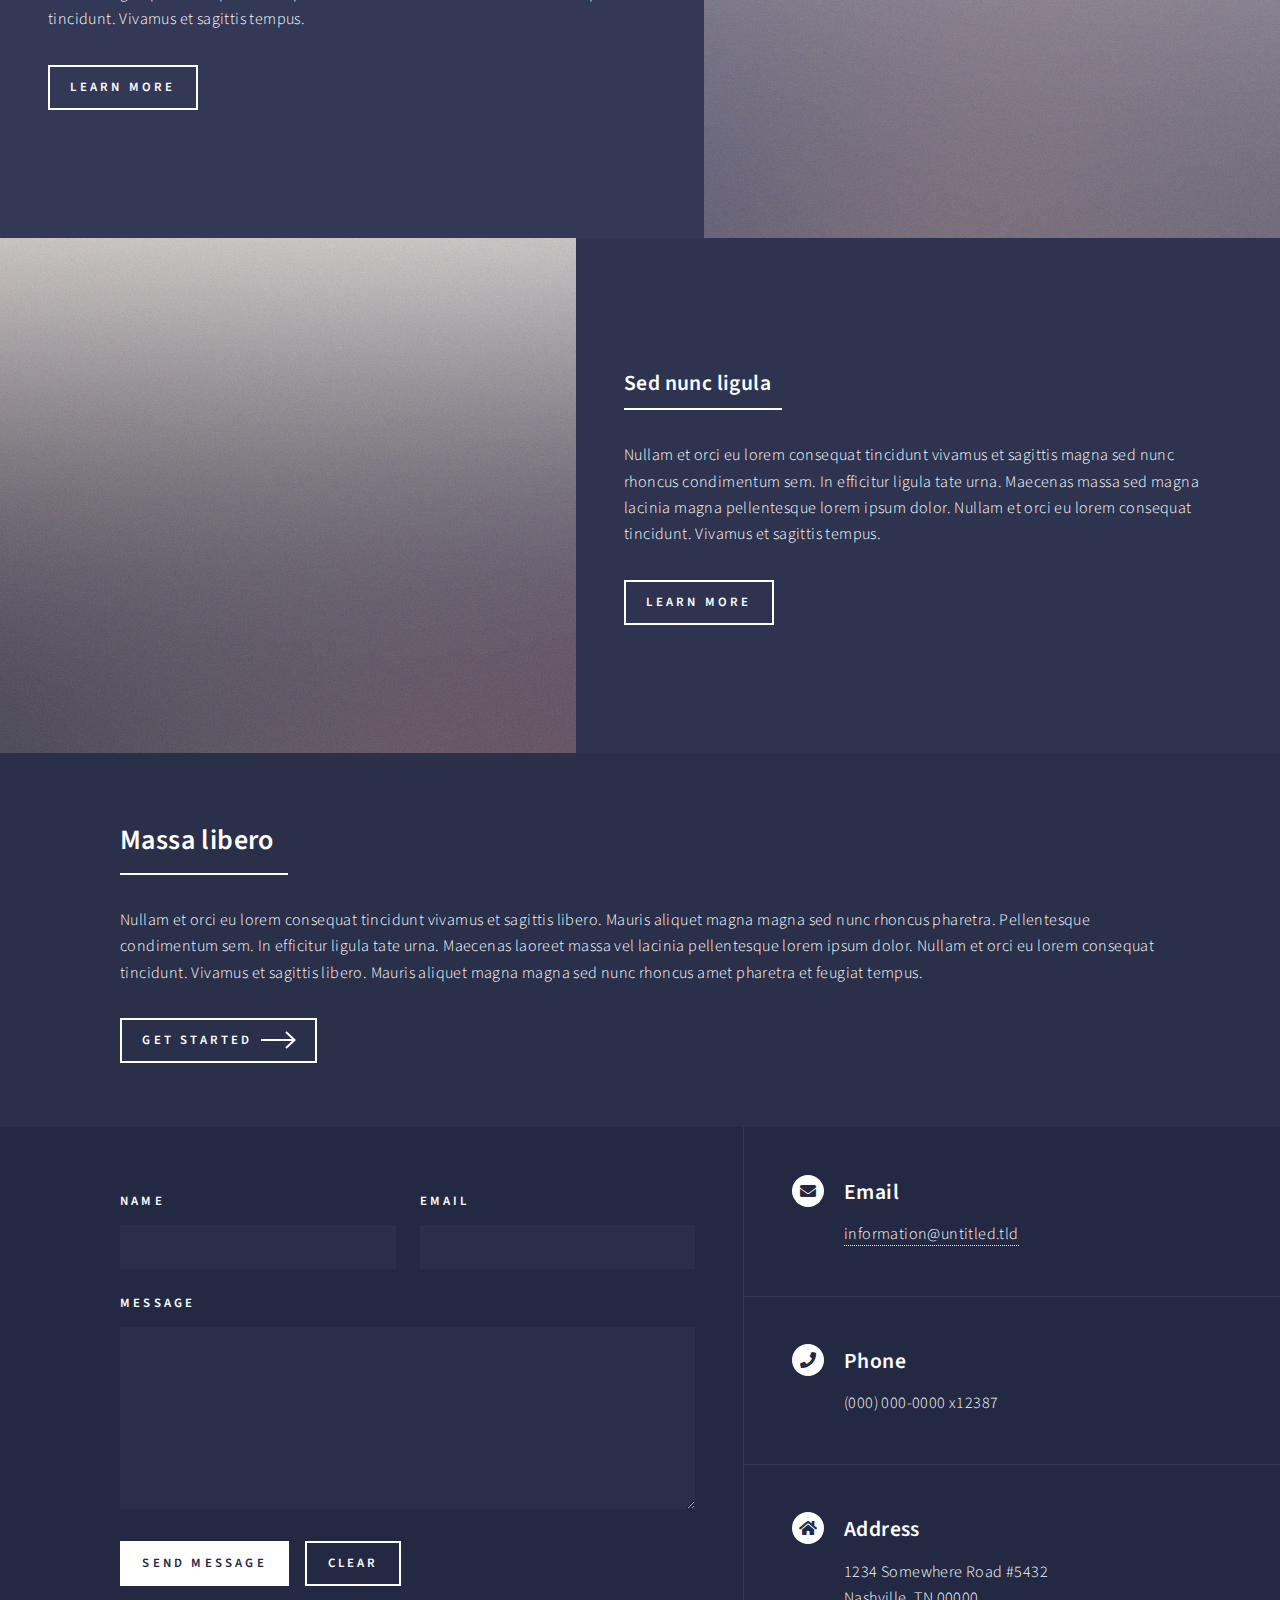
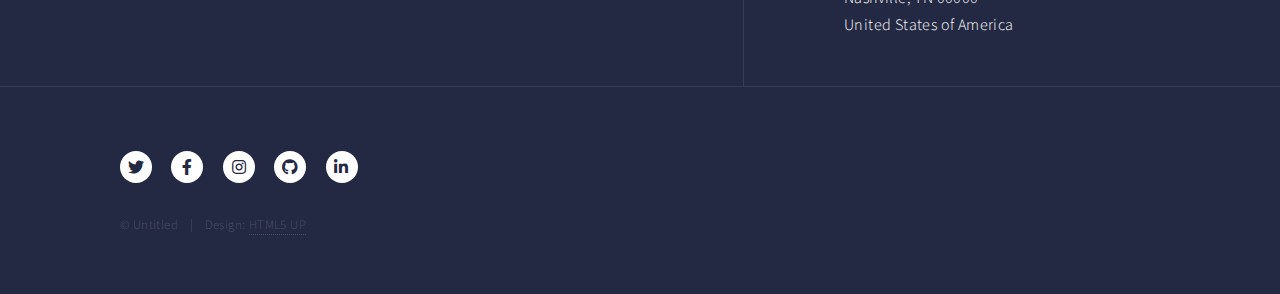
<file: landing.html>
<!DOCTYPE HTML>
<!--
	Forty by HTML5 UP
	html5up.net | @ajlkn
	Free for personal and commercial use under the CCA 3.0 license (html5up.net/license)
-->
<html>
	<head>
		<title>Landing - Forty by HTML5 UP</title>
		<meta charset="utf-8" />
		<meta name="viewport" content="width=device-width, initial-scale=1, user-scalable=no" />
		<link rel="stylesheet" href="assets/css/main.css" />
		<noscript><link rel="stylesheet" href="assets/css/noscript.css" /></noscript>
	</head>
	<body class="is-preload">

		<!-- Wrapper -->
			<div id="wrapper">

				<!-- Header -->
				<!-- Note: The "styleN" class below should match that of the banner element. -->
					<header id="header" class="alt style2">
						<a href="./" class="logo"><strong>Forty</strong> <span>by HTML5 UP</span></a>
						<nav>
							<a href="#menu">Menu</a>
						</nav>
					</header>

				<!-- Menu -->
					<nav id="menu">
						<ul class="links">   
							<li><a href="./"><img src="images/noun-home-2532906_aym.png" border ="1px">Home</a></li>
							<li><a href="landing">Portfolio</a></li>
							<li><a href="generic">Project</a></li>
							<li><a href="elements">Contact</a></li>
						</ul>
						<ul class="actions stacked">
							<li><a href="#" class="button primary fit">Get Started</a></li>
							<li><a href="#" class="button fit">Log In</a></li>
						</ul>
					</nav>

				<!-- Banner -->
				<!-- Note: The "styleN" class below should match that of the header element. -->
					<section id="banner" class="style2">
						<div class="inner">
							<span class="image">
								<img src="images/pic07.jpg" alt="" />
							</span>
							<header class="major">
								<h1>Portfolio</h1>
							</header>
							<div class="content">
								<p>Lorem ipsum dolor sit amet nullam consequat<br />
								sed veroeros. tempus adipiscing nulla.</p>
							</div>
						</div>
					</section>

				<!-- Main -->
					<div id="main">

						<!-- One -->
							<section id="one">
								<div class="inner">
									<header class="major">
										<h2>Portfolio 1 : </h2>
									</header>
									<p>Nullam et orci eu lorem consequat tincidunt vivamus et sagittis magna sed nunc rhoncus condimentum sem. In efficitur ligula tate urna. Maecenas massa vel lacinia pellentesque lorem ipsum dolor. Nullam et orci eu lorem consequat tincidunt. Vivamus et sagittis libero. Nullam et orci eu lorem consequat tincidunt vivamus et sagittis magna sed nunc rhoncus condimentum sem. In efficitur ligula tate urna.</p>
								</div>
							</section>

						<!-- Two -->
							<section id="two" class="spotlights">
								<section>
									<a href="generic" class="image">
										<img src="images/pic08.jpg" alt="" data-position="center center" />
									</a>
									<div class="content">
										<div class="inner">
											<header class="major">
												<h3>Orci maecenas</h3>
											</header>
											<p>Nullam et orci eu lorem consequat tincidunt vivamus et sagittis magna sed nunc rhoncus condimentum sem. In efficitur ligula tate urna. Maecenas massa sed magna lacinia magna pellentesque lorem ipsum dolor. Nullam et orci eu lorem consequat tincidunt. Vivamus et sagittis tempus.</p>
											<ul class="actions">
												<li><a href="generic" class="button">Learn more</a></li>
											</ul>
										</div>
									</div>
								</section>
								<section>
									<a href="generic" class="image">
										<img src="images/pic09.jpg" alt="" data-position="top center" />
									</a>
									<div class="content">
										<div class="inner">
											<header class="major">
												<h3>Rhoncus magna</h3>
											</header>
											<p>Nullam et orci eu lorem consequat tincidunt vivamus et sagittis magna sed nunc rhoncus condimentum sem. In efficitur ligula tate urna. Maecenas massa sed magna lacinia magna pellentesque lorem ipsum dolor. Nullam et orci eu lorem consequat tincidunt. Vivamus et sagittis tempus.</p>
											<ul class="actions">
												<li><a href="generic" class="button">Learn more</a></li>
											</ul>
										</div>
									</div>
								</section>
								<section>
									<a href="generic" class="image">
										<img src="images/pic10.jpg" alt="" data-position="25% 25%" />
									</a>
									<div class="content">
										<div class="inner">
											<header class="major">
												<h3>Sed nunc ligula</h3>
											</header>
											<p>Nullam et orci eu lorem consequat tincidunt vivamus et sagittis magna sed nunc rhoncus condimentum sem. In efficitur ligula tate urna. Maecenas massa sed magna lacinia magna pellentesque lorem ipsum dolor. Nullam et orci eu lorem consequat tincidunt. Vivamus et sagittis tempus.</p>
											<ul class="actions">
												<li><a href="generic" class="button">Learn more</a></li>
											</ul>
										</div>
									</div>
								</section>
							</section>

						<!-- Three -->
							<section id="three">
								<div class="inner">
									<header class="major">
										<h2>Massa libero</h2>
									</header>
									<p>Nullam et orci eu lorem consequat tincidunt vivamus et sagittis libero. Mauris aliquet magna magna sed nunc rhoncus pharetra. Pellentesque condimentum sem. In efficitur ligula tate urna. Maecenas laoreet massa vel lacinia pellentesque lorem ipsum dolor. Nullam et orci eu lorem consequat tincidunt. Vivamus et sagittis libero. Mauris aliquet magna magna sed nunc rhoncus amet pharetra et feugiat tempus.</p>
									<ul class="actions">
										<li><a href="generic" class="button next">Get Started</a></li>
									</ul>
								</div>
							</section>

					</div>

				<!-- Contact -->
					<section id="contact">
						<div class="inner">
							<section>
								<form method="post" action="#">
									<div class="fields">
										<div class="field half">
											<label for="name">Name</label>
											<input type="text" name="name" id="name" />
										</div>
										<div class="field half">
											<label for="email">Email</label>
											<input type="text" name="email" id="email" />
										</div>
										<div class="field">
											<label for="message">Message</label>
											<textarea name="message" id="message" rows="6"></textarea>
										</div>
									</div>
									<ul class="actions">
										<li><input type="submit" value="Send Message" class="primary" /></li>
										<li><input type="reset" value="Clear" /></li>
									</ul>
								</form>
							</section>
							<section class="split">
								<section>
									<div class="contact-method">
										<span class="icon solid alt fa-envelope"></span>
										<h3>Email</h3>
										<a href="#">information@untitled.tld</a>
									</div>
								</section>
								<section>
									<div class="contact-method">
										<span class="icon solid alt fa-phone"></span>
										<h3>Phone</h3>
										<span>(000) 000-0000 x12387</span>
									</div>
								</section>
								<section>
									<div class="contact-method">
										<span class="icon solid alt fa-home"></span>
										<h3>Address</h3>
										<span>1234 Somewhere Road #5432<br />
										Nashville, TN 00000<br />
										United States of America</span>
									</div>
								</section>
							</section>
						</div>
					</section>

				<!-- Footer -->
					<footer id="footer">
						<div class="inner">
							<ul class="icons">
								<li><a href="#" class="icon brands alt fa-twitter"><span class="label">Twitter</span></a></li>
								<li><a href="#" class="icon brands alt fa-facebook-f"><span class="label">Facebook</span></a></li>
								<li><a href="#" class="icon brands alt fa-instagram"><span class="label">Instagram</span></a></li>
								<li><a href="#" class="icon brands alt fa-github"><span class="label">GitHub</span></a></li>
								<li><a href="#" class="icon brands alt fa-linkedin-in"><span class="label">LinkedIn</span></a></li>
							</ul>
							<ul class="copyright">
								<li>&copy; Untitled</li><li>Design: <a href="https://html5up.net">HTML5 UP</a></li>
							</ul>
						</div>
					</footer>

			</div>

		<!-- Scripts -->
			<script src="assets/js/jquery.min.js"></script>
			<script src="assets/js/jquery.scrolly.min.js"></script>
			<script src="assets/js/jquery.scrollex.min.js"></script>
			<script src="assets/js/browser.min.js"></script>
			<script src="assets/js/breakpoints.min.js"></script>
			<script src="assets/js/util.js"></script>
			<script src="assets/js/main.js"></script>

	</body>
</html>
</file>
<file: assets/css/noscript.css>
/*
	Forty by HTML5 UP
	html5up.net | @ajlkn
	Free for personal and commercial use under the CCA 3.0 license (html5up.net/license)
*/

/* Banner */

	body.is-preload #banner:after {
		opacity: 0.85;
	}

	body.is-preload #banner > .inner {
		-moz-filter: none;
		-webkit-filter: none;
		-ms-filter: none;
		filter: none;
		-moz-transform: none;
		-webkit-transform: none;
		-ms-transform: none;
		transform: none;
		opacity: 1;
	}
</file>
<file: assets/css/main.css>
@import url(fontawesome-all.min.css);
@import url("https://fonts.googleapis.com/css?family=Source+Sans+Pro:300,300italic,600,600italic");

/*
	Forty by HTML5 UP
	html5up.net | @ajlkn
	Free for personal and commercial use under the CCA 3.0 license (html5up.net/license)
*/

html, body, div, span, applet, object,
iframe, h1, h2, h3, h4, h5, h6, p, blockquote,
pre, a, abbr, acronym, address, big, cite,
code, del, dfn, em, img, ins, kbd, q, s, samp,
small, strike, strong, sub, sup, tt, var, b,
u, i, center, dl, dt, dd, ol, ul, li, fieldset,
form, label, legend, table, caption, tbody,
tfoot, thead, tr, th, td, article, aside,
canvas, details, embed, figure, figcaption,
footer, header, hgroup, menu, nav, output, ruby,
section, summary, time, mark, audio, video {
	margin: 0;
	padding: 0;
	border: 0;
	font-size: 100%;
	font: inherit;
	vertical-align: baseline;}

article, aside, details, figcaption, figure,
footer, header, hgroup, menu, nav, section {
	display: block;}

body {
	line-height: 1;
}

ol, ul {
	list-style: none;
}

blockquote, q {
	quotes: none;
}

	blockquote:before, blockquote:after, q:before, q:after {
		content: '';
		content: none;
	}

table {
	border-collapse: collapse;
	border-spacing: 0;
}

body {
	-webkit-text-size-adjust: none;
}

mark {
	background-color: transparent;
	color: inherit;
}

input::-moz-focus-inner {
	border: 0;
	padding: 0;
}

input, select, textarea {
	-moz-appearance: none;
	-webkit-appearance: none;
	-ms-appearance: none;
	appearance: none;
}

/* Basic */

	@-ms-viewport {
		width: device-width;
	}

	body {
		-ms-overflow-style: scrollbar;
	}

	@media screen and (max-width: 480px) {

		html, body {
			min-width: 320px;
		}

	}

	html {
		box-sizing: border-box;
	}

	*, *:before, *:after {
		box-sizing: inherit;
	}

	body {
		background: #242943;
	}

		body.is-preload *, body.is-preload *:before, body.is-preload *:after {
			-moz-animation: none !important;
			-webkit-animation: none !important;
			-ms-animation: none !important;
			animation: none !important;
			-moz-transition: none !important;
			-webkit-transition: none !important;
			-ms-transition: none !important;
			transition: none !important;
		}

/* Type */

	body, input, select, textarea {
		color: #ffffff;
		font-family: "Source Sans Pro", Helvetica, sans-serif;
		font-size: 17pt;
		font-weight: 300;
		letter-spacing: 0.025em;
		line-height: 1.65;
	}

		@media screen and (max-width: 1680px) {

			body, input, select, textarea {
				font-size: 14pt;
			}

		}

		@media screen and (max-width: 1280px) {

			body, input, select, textarea {
				font-size: 12pt;
			}

		}

		@media screen and (max-width: 360px) {

			body, input, select, textarea {
				font-size: 11pt;
			}

		}

	a {
		-moz-transition: color 0.2s ease-in-out, border-bottom-color 0.2s ease-in-out;
		-webkit-transition: color 0.2s ease-in-out, border-bottom-color 0.2s ease-in-out;
		-ms-transition: color 0.2s ease-in-out, border-bottom-color 0.2s ease-in-out;
		transition: color 0.2s ease-in-out, border-bottom-color 0.2s ease-in-out;
		border-bottom: dotted 1px;
		color: inherit;
		text-decoration: none;
	}

		a:hover {
			border-bottom-color: transparent;
			color: #9bf1ff !important;
		}

		a:active {
			color: #53e3fb !important;
		}

	strong, b {
		color: #ffffff;
		font-weight: 600;
	}

	em, i {
		font-style: italic;
	}

	p {
		margin: 0 0 2em 0;
	}

	h1, h2, h3, h4, h5, h6 {
		color: #ffffff;
		font-weight: 600;
		line-height: 1.65;
		margin: 0 0 1em 0;
	}

		h1 a, h2 a, h3 a, h4 a, h5 a, h6 a {
			color: inherit;
			border-bottom: 0;
		}

	h1 {
		font-size: 2.5em;
	}

	h2 {
		font-size: 1.75em;
	}

	h3 {
		font-size: 1.35em;
	}

	h4 {
		font-size: 1.1em;
	}

	h5 {
		font-size: 0.9em;
	}

	h6 {
		font-size: 0.7em;
	}

	@media screen and (max-width: 736px) {

		h1 {
			font-size: 2em;
		}

		h2 {
			font-size: 1.5em;
		}

		h3 {
			font-size: 1.25em;
		}

	}

	sub {
		font-size: 0.8em;
		position: relative;
		top: 0.5em;
	}

	sup {
		font-size: 0.8em;
		position: relative;
		top: -0.5em;
	}

	blockquote {
		border-left: solid 4px rgba(212, 212, 255, 0.1);
		font-style: italic;
		margin: 0 0 2em 0;
		padding: 0.5em 0 0.5em 2em;
	}

	code {
		background: rgba(212, 212, 255, 0.035);
		font-family: "Courier New", monospace;
		font-size: 0.9em;
		margin: 0 0.25em;
		padding: 0.25em 0.65em;
	}

	pre {
		-webkit-overflow-scrolling: touch;
		font-family: "Courier New", monospace;
		font-size: 0.9em;
		margin: 0 0 2em 0;
	}

		pre code {
			display: block;
			line-height: 1.75;
			padding: 1em 1.5em;
			overflow-x: auto;
		}

	hr {
		border: 0;
		border-bottom: solid 1px rgba(212, 212, 255, 0.1);
		margin: 2em 0;
	}

		hr.major {
			margin: 3em 0;
		}

	.align-left {
		text-align: left;
	}

	.align-center {
		text-align: center;
	}

	.align-right {
		text-align: right;
	}

/* Row */

	.row {
		display: flex;
		flex-wrap: wrap;
		box-sizing: border-box;
		align-items: stretch;
	}

		.row > * {
			box-sizing: border-box;
		}

		.row.gtr-uniform > * > :last-child {
			margin-bottom: 0;
		}

		.row.aln-left {
			justify-content: flex-start;
		}

		.row.aln-center {
			justify-content: center;
		}

		.row.aln-right {
			justify-content: flex-end;
		}

		.row.aln-top {
			align-items: flex-start;
		}

		.row.aln-middle {
			align-items: center;
		}

		.row.aln-bottom {
			align-items: flex-end;
		}

		.row > .imp {
			order: -1;
		}

		.row > .col-1 {
			width: 8.33333%;
		}

		.row > .off-1 {
			margin-left: 8.33333%;
		}

		.row > .col-2 {
			width: 16.66667%;
		}

		.row > .off-2 {
			margin-left: 16.66667%;
		}

		.row > .col-3 {
			width: 25%;
		}

		.row > .off-3 {
			margin-left: 25%;
		}

		.row > .col-4 {
			width: 33.33333%;
		}

		.row > .off-4 {
			margin-left: 33.33333%;
		}

		.row > .col-5 {
			width: 41.66667%;
		}

		.row > .off-5 {
			margin-left: 41.66667%;
		}

		.row > .col-6 {
			width: 50%;
		}

		.row > .off-6 {
			margin-left: 50%;
		}

		.row > .col-7 {
			width: 58.33333%;
		}

		.row > .off-7 {
			margin-left: 58.33333%;
		}

		.row > .col-8 {
			width: 66.66667%;
		}

		.row > .off-8 {
			margin-left: 66.66667%;
		}

		.row > .col-9 {
			width: 75%;
		}

		.row > .off-9 {
			margin-left: 75%;
		}

		.row > .col-10 {
			width: 83.33333%;
		}

		.row > .off-10 {
			margin-left: 83.33333%;
		}

		.row > .col-11 {
			width: 91.66667%;
		}

		.row > .off-11 {
			margin-left: 91.66667%;
		}

		.row > .col-12 {
			width: 100%;
		}

		.row > .off-12 {
			margin-left: 100%;
		}

		.row.gtr-0 {
			margin-top: 0;
			margin-left: 0em;
		}

			.row.gtr-0 > * {
				padding: 0 0 0 0em;
			}

			.row.gtr-0.gtr-uniform {
				margin-top: 0em;
			}

				.row.gtr-0.gtr-uniform > * {
					padding-top: 0em;
				}

		.row.gtr-25 {
			margin-top: 0;
			margin-left: -0.5em;
		}

			.row.gtr-25 > * {
				padding: 0 0 0 0.5em;
			}

			.row.gtr-25.gtr-uniform {
				margin-top: -0.5em;
			}

				.row.gtr-25.gtr-uniform > * {
					padding-top: 0.5em;
				}

		.row.gtr-50 {
			margin-top: 0;
			margin-left: -1em;
		}

			.row.gtr-50 > * {
				padding: 0 0 0 1em;
			}

			.row.gtr-50.gtr-uniform {
				margin-top: -1em;
			}

				.row.gtr-50.gtr-uniform > * {
					padding-top: 1em;
				}

		.row {
			margin-top: 0;
			margin-left: -2em;
		}

			.row > * {
				padding: 0 0 0 2em;
			}

			.row.gtr-uniform {
				margin-top: -2em;
			}

				.row.gtr-uniform > * {
					padding-top: 2em;
				}

		.row.gtr-150 {
			margin-top: 0;
			margin-left: -3em;
		}

			.row.gtr-150 > * {
				padding: 0 0 0 3em;
			}

			.row.gtr-150.gtr-uniform {
				margin-top: -3em;
			}

				.row.gtr-150.gtr-uniform > * {
					padding-top: 3em;
				}

		.row.gtr-200 {
			margin-top: 0;
			margin-left: -4em;
		}

			.row.gtr-200 > * {
				padding: 0 0 0 4em;
			}

			.row.gtr-200.gtr-uniform {
				margin-top: -4em;
			}

				.row.gtr-200.gtr-uniform > * {
					padding-top: 4em;
				}

		@media screen and (max-width: 1680px) {

			.row {
				display: flex;
				flex-wrap: wrap;
				box-sizing: border-box;
				align-items: stretch;
			}

				.row > * {
					box-sizing: border-box;
				}

				.row.gtr-uniform > * > :last-child {
					margin-bottom: 0;
				}

				.row.aln-left {
					justify-content: flex-start;
				}

				.row.aln-center {
					justify-content: center;
				}

				.row.aln-right {
					justify-content: flex-end;
				}

				.row.aln-top {
					align-items: flex-start;
				}

				.row.aln-middle {
					align-items: center;
				}

				.row.aln-bottom {
					align-items: flex-end;
				}

				.row > .imp-xlarge {
					order: -1;
				}

				.row > .col-1-xlarge {
					width: 8.33333%;
				}

				.row > .off-1-xlarge {
					margin-left: 8.33333%;
				}

				.row > .col-2-xlarge {
					width: 16.66667%;
				}

				.row > .off-2-xlarge {
					margin-left: 16.66667%;
				}

				.row > .col-3-xlarge {
					width: 25%;
				}

				.row > .off-3-xlarge {
					margin-left: 25%;
				}

				.row > .col-4-xlarge {
					width: 33.33333%;
				}

				.row > .off-4-xlarge {
					margin-left: 33.33333%;
				}

				.row > .col-5-xlarge {
					width: 41.66667%;
				}

				.row > .off-5-xlarge {
					margin-left: 41.66667%;
				}

				.row > .col-6-xlarge {
					width: 50%;
				}

				.row > .off-6-xlarge {
					margin-left: 50%;
				}

				.row > .col-7-xlarge {
					width: 58.33333%;
				}

				.row > .off-7-xlarge {
					margin-left: 58.33333%;
				}

				.row > .col-8-xlarge {
					width: 66.66667%;
				}

				.row > .off-8-xlarge {
					margin-left: 66.66667%;
				}

				.row > .col-9-xlarge {
					width: 75%;
				}

				.row > .off-9-xlarge {
					margin-left: 75%;
				}

				.row > .col-10-xlarge {
					width: 83.33333%;
				}

				.row > .off-10-xlarge {
					margin-left: 83.33333%;
				}

				.row > .col-11-xlarge {
					width: 91.66667%;
				}

				.row > .off-11-xlarge {
					margin-left: 91.66667%;
				}

				.row > .col-12-xlarge {
					width: 100%;
				}

				.row > .off-12-xlarge {
					margin-left: 100%;
				}

				.row.gtr-0 {
					margin-top: 0;
					margin-left: 0em;
				}

					.row.gtr-0 > * {
						padding: 0 0 0 0em;
					}

					.row.gtr-0.gtr-uniform {
						margin-top: 0em;
					}

						.row.gtr-0.gtr-uniform > * {
							padding-top: 0em;
						}

				.row.gtr-25 {
					margin-top: 0;
					margin-left: -0.5em;
				}

					.row.gtr-25 > * {
						padding: 0 0 0 0.5em;
					}

					.row.gtr-25.gtr-uniform {
						margin-top: -0.5em;
					}

						.row.gtr-25.gtr-uniform > * {
							padding-top: 0.5em;
						}

				.row.gtr-50 {
					margin-top: 0;
					margin-left: -1em;
				}

					.row.gtr-50 > * {
						padding: 0 0 0 1em;
					}

					.row.gtr-50.gtr-uniform {
						margin-top: -1em;
					}

						.row.gtr-50.gtr-uniform > * {
							padding-top: 1em;
						}

				.row {
					margin-top: 0;
					margin-left: -2em;
				}

					.row > * {
						padding: 0 0 0 2em;
					}

					.row.gtr-uniform {
						margin-top: -2em;
					}

						.row.gtr-uniform > * {
							padding-top: 2em;
						}

				.row.gtr-150 {
					margin-top: 0;
					margin-left: -3em;
				}

					.row.gtr-150 > * {
						padding: 0 0 0 3em;
					}

					.row.gtr-150.gtr-uniform {
						margin-top: -3em;
					}

						.row.gtr-150.gtr-uniform > * {
							padding-top: 3em;
						}

				.row.gtr-200 {
					margin-top: 0;
					margin-left: -4em;
				}

					.row.gtr-200 > * {
						padding: 0 0 0 4em;
					}

					.row.gtr-200.gtr-uniform {
						margin-top: -4em;
					}

						.row.gtr-200.gtr-uniform > * {
							padding-top: 4em;
						}

		}

		@media screen and (max-width: 1280px) {

			.row {
				display: flex;
				flex-wrap: wrap;
				box-sizing: border-box;
				align-items: stretch;
			}

				.row > * {
					box-sizing: border-box;
				}

				.row.gtr-uniform > * > :last-child {
					margin-bottom: 0;
				}

				.row.aln-left {
					justify-content: flex-start;
				}

				.row.aln-center {
					justify-content: center;
				}

				.row.aln-right {
					justify-content: flex-end;
				}

				.row.aln-top {
					align-items: flex-start;
				}

				.row.aln-middle {
					align-items: center;
				}

				.row.aln-bottom {
					align-items: flex-end;
				}

				.row > .imp-large {
					order: -1;
				}

				.row > .col-1-large {
					width: 8.33333%;
				}

				.row > .off-1-large {
					margin-left: 8.33333%;
				}

				.row > .col-2-large {
					width: 16.66667%;
				}

				.row > .off-2-large {
					margin-left: 16.66667%;
				}

				.row > .col-3-large {
					width: 25%;
				}

				.row > .off-3-large {
					margin-left: 25%;
				}

				.row > .col-4-large {
					width: 33.33333%;
				}

				.row > .off-4-large {
					margin-left: 33.33333%;
				}

				.row > .col-5-large {
					width: 41.66667%;
				}

				.row > .off-5-large {
					margin-left: 41.66667%;
				}

				.row > .col-6-large {
					width: 50%;
				}

				.row > .off-6-large {
					margin-left: 50%;
				}

				.row > .col-7-large {
					width: 58.33333%;
				}

				.row > .off-7-large {
					margin-left: 58.33333%;
				}

				.row > .col-8-large {
					width: 66.66667%;
				}

				.row > .off-8-large {
					margin-left: 66.66667%;
				}

				.row > .col-9-large {
					width: 75%;
				}

				.row > .off-9-large {
					margin-left: 75%;
				}

				.row > .col-10-large {
					width: 83.33333%;
				}

				.row > .off-10-large {
					margin-left: 83.33333%;
				}

				.row > .col-11-large {
					width: 91.66667%;
				}

				.row > .off-11-large {
					margin-left: 91.66667%;
				}

				.row > .col-12-large {
					width: 100%;
				}

				.row > .off-12-large {
					margin-left: 100%;
				}

				.row.gtr-0 {
					margin-top: 0;
					margin-left: 0em;
				}

					.row.gtr-0 > * {
						padding: 0 0 0 0em;
					}

					.row.gtr-0.gtr-uniform {
						margin-top: 0em;
					}

						.row.gtr-0.gtr-uniform > * {
							padding-top: 0em;
						}

				.row.gtr-25 {
					margin-top: 0;
					margin-left: -0.375em;
				}

					.row.gtr-25 > * {
						padding: 0 0 0 0.375em;
					}

					.row.gtr-25.gtr-uniform {
						margin-top: -0.375em;
					}

						.row.gtr-25.gtr-uniform > * {
							padding-top: 0.375em;
						}

				.row.gtr-50 {
					margin-top: 0;
					margin-left: -0.75em;
				}

					.row.gtr-50 > * {
						padding: 0 0 0 0.75em;
					}

					.row.gtr-50.gtr-uniform {
						margin-top: -0.75em;
					}

						.row.gtr-50.gtr-uniform > * {
							padding-top: 0.75em;
						}

				.row {
					margin-top: 0;
					margin-left: -1.5em;
				}

					.row > * {
						padding: 0 0 0 1.5em;
					}

					.row.gtr-uniform {
						margin-top: -1.5em;
					}

						.row.gtr-uniform > * {
							padding-top: 1.5em;
						}

				.row.gtr-150 {
					margin-top: 0;
					margin-left: -2.25em;
				}

					.row.gtr-150 > * {
						padding: 0 0 0 2.25em;
					}

					.row.gtr-150.gtr-uniform {
						margin-top: -2.25em;
					}

						.row.gtr-150.gtr-uniform > * {
							padding-top: 2.25em;
						}

				.row.gtr-200 {
					margin-top: 0;
					margin-left: -3em;
				}

					.row.gtr-200 > * {
						padding: 0 0 0 3em;
					}

					.row.gtr-200.gtr-uniform {
						margin-top: -3em;
					}

						.row.gtr-200.gtr-uniform > * {
							padding-top: 3em;
						}

		}

		@media screen and (max-width: 980px) {

			.row {
				display: flex;
				flex-wrap: wrap;
				box-sizing: border-box;
				align-items: stretch;
			}

				.row > * {
					box-sizing: border-box;
				}

				.row.gtr-uniform > * > :last-child {
					margin-bottom: 0;
				}

				.row.aln-left {
					justify-content: flex-start;
				}

				.row.aln-center {
					justify-content: center;
				}

				.row.aln-right {
					justify-content: flex-end;
				}

				.row.aln-top {
					align-items: flex-start;
				}

				.row.aln-middle {
					align-items: center;
				}

				.row.aln-bottom {
					align-items: flex-end;
				}

				.row > .imp-medium {
					order: -1;
				}

				.row > .col-1-medium {
					width: 8.33333%;
				}

				.row > .off-1-medium {
					margin-left: 8.33333%;
				}

				.row > .col-2-medium {
					width: 16.66667%;
				}

				.row > .off-2-medium {
					margin-left: 16.66667%;
				}

				.row > .col-3-medium {
					width: 25%;
				}

				.row > .off-3-medium {
					margin-left: 25%;
				}

				.row > .col-4-medium {
					width: 33.33333%;
				}

				.row > .off-4-medium {
					margin-left: 33.33333%;
				}

				.row > .col-5-medium {
					width: 41.66667%;
				}

				.row > .off-5-medium {
					margin-left: 41.66667%;
				}

				.row > .col-6-medium {
					width: 50%;
				}

				.row > .off-6-medium {
					margin-left: 50%;
				}

				.row > .col-7-medium {
					width: 58.33333%;
				}

				.row > .off-7-medium {
					margin-left: 58.33333%;
				}

				.row > .col-8-medium {
					width: 66.66667%;
				}

				.row > .off-8-medium {
					margin-left: 66.66667%;
				}

				.row > .col-9-medium {
					width: 75%;
				}

				.row > .off-9-medium {
					margin-left: 75%;
				}

				.row > .col-10-medium {
					width: 83.33333%;
				}

				.row > .off-10-medium {
					margin-left: 83.33333%;
				}

				.row > .col-11-medium {
					width: 91.66667%;
				}

				.row > .off-11-medium {
					margin-left: 91.66667%;
				}

				.row > .col-12-medium {
					width: 100%;
				}

				.row > .off-12-medium {
					margin-left: 100%;
				}

				.row.gtr-0 {
					margin-top: 0;
					margin-left: 0em;
				}

					.row.gtr-0 > * {
						padding: 0 0 0 0em;
					}

					.row.gtr-0.gtr-uniform {
						margin-top: 0em;
					}

						.row.gtr-0.gtr-uniform > * {
							padding-top: 0em;
						}

				.row.gtr-25 {
					margin-top: 0;
					margin-left: -0.375em;
				}

					.row.gtr-25 > * {
						padding: 0 0 0 0.375em;
					}

					.row.gtr-25.gtr-uniform {
						margin-top: -0.375em;
					}

						.row.gtr-25.gtr-uniform > * {
							padding-top: 0.375em;
						}

				.row.gtr-50 {
					margin-top: 0;
					margin-left: -0.75em;
				}

					.row.gtr-50 > * {
						padding: 0 0 0 0.75em;
					}

					.row.gtr-50.gtr-uniform {
						margin-top: -0.75em;
					}

						.row.gtr-50.gtr-uniform > * {
							padding-top: 0.75em;
						}

				.row {
					margin-top: 0;
					margin-left: -1.5em;
				}

					.row > * {
						padding: 0 0 0 1.5em;
					}

					.row.gtr-uniform {
						margin-top: -1.5em;
					}

						.row.gtr-uniform > * {
							padding-top: 1.5em;
						}

				.row.gtr-150 {
					margin-top: 0;
					margin-left: -2.25em;
				}

					.row.gtr-150 > * {
						padding: 0 0 0 2.25em;
					}

					.row.gtr-150.gtr-uniform {
						margin-top: -2.25em;
					}

						.row.gtr-150.gtr-uniform > * {
							padding-top: 2.25em;
						}

				.row.gtr-200 {
					margin-top: 0;
					margin-left: -3em;
				}

					.row.gtr-200 > * {
						padding: 0 0 0 3em;
					}

					.row.gtr-200.gtr-uniform {
						margin-top: -3em;
					}

						.row.gtr-200.gtr-uniform > * {
							padding-top: 3em;
						}

		}

		@media screen and (max-width: 736px) {

			.row {
				display: flex;
				flex-wrap: wrap;
				box-sizing: border-box;
				align-items: stretch;
			}

				.row > * {
					box-sizing: border-box;
				}

				.row.gtr-uniform > * > :last-child {
					margin-bottom: 0;
				}

				.row.aln-left {
					justify-content: flex-start;
				}

				.row.aln-center {
					justify-content: center;
				}

				.row.aln-right {
					justify-content: flex-end;
				}

				.row.aln-top {
					align-items: flex-start;
				}

				.row.aln-middle {
					align-items: center;
				}

				.row.aln-bottom {
					align-items: flex-end;
				}

				.row > .imp-small {
					order: -1;
				}

				.row > .col-1-small {
					width: 8.33333%;
				}

				.row > .off-1-small {
					margin-left: 8.33333%;
				}

				.row > .col-2-small {
					width: 16.66667%;
				}

				.row > .off-2-small {
					margin-left: 16.66667%;
				}

				.row > .col-3-small {
					width: 25%;
				}

				.row > .off-3-small {
					margin-left: 25%;
				}

				.row > .col-4-small {
					width: 33.33333%;
				}

				.row > .off-4-small {
					margin-left: 33.33333%;
				}

				.row > .col-5-small {
					width: 41.66667%;
				}

				.row > .off-5-small {
					margin-left: 41.66667%;
				}

				.row > .col-6-small {
					width: 50%;
				}

				.row > .off-6-small {
					margin-left: 50%;
				}

				.row > .col-7-small {
					width: 58.33333%;
				}

				.row > .off-7-small {
					margin-left: 58.33333%;
				}

				.row > .col-8-small {
					width: 66.66667%;
				}

				.row > .off-8-small {
					margin-left: 66.66667%;
				}

				.row > .col-9-small {
					width: 75%;
				}

				.row > .off-9-small {
					margin-left: 75%;
				}

				.row > .col-10-small {
					width: 83.33333%;
				}

				.row > .off-10-small {
					margin-left: 83.33333%;
				}

				.row > .col-11-small {
					width: 91.66667%;
				}

				.row > .off-11-small {
					margin-left: 91.66667%;
				}

				.row > .col-12-small {
					width: 100%;
				}

				.row > .off-12-small {
					margin-left: 100%;
				}

				.row.gtr-0 {
					margin-top: 0;
					margin-left: 0em;
				}

					.row.gtr-0 > * {
						padding: 0 0 0 0em;
					}

					.row.gtr-0.gtr-uniform {
						margin-top: 0em;
					}

						.row.gtr-0.gtr-uniform > * {
							padding-top: 0em;
						}

				.row.gtr-25 {
					margin-top: 0;
					margin-left: -0.3125em;
				}

					.row.gtr-25 > * {
						padding: 0 0 0 0.3125em;
					}

					.row.gtr-25.gtr-uniform {
						margin-top: -0.3125em;
					}

						.row.gtr-25.gtr-uniform > * {
							padding-top: 0.3125em;
						}

				.row.gtr-50 {
					margin-top: 0;
					margin-left: -0.625em;
				}

					.row.gtr-50 > * {
						padding: 0 0 0 0.625em;
					}

					.row.gtr-50.gtr-uniform {
						margin-top: -0.625em;
					}

						.row.gtr-50.gtr-uniform > * {
							padding-top: 0.625em;
						}

				.row {
					margin-top: 0;
					margin-left: -1.25em;
				}

					.row > * {
						padding: 0 0 0 1.25em;
					}

					.row.gtr-uniform {
						margin-top: -1.25em;
					}

						.row.gtr-uniform > * {
							padding-top: 1.25em;
						}

				.row.gtr-150 {
					margin-top: 0;
					margin-left: -1.875em;
				}

					.row.gtr-150 > * {
						padding: 0 0 0 1.875em;
					}

					.row.gtr-150.gtr-uniform {
						margin-top: -1.875em;
					}

						.row.gtr-150.gtr-uniform > * {
							padding-top: 1.875em;
						}

				.row.gtr-200 {
					margin-top: 0;
					margin-left: -2.5em;
				}

					.row.gtr-200 > * {
						padding: 0 0 0 2.5em;
					}

					.row.gtr-200.gtr-uniform {
						margin-top: -2.5em;
					}

						.row.gtr-200.gtr-uniform > * {
							padding-top: 2.5em;
						}

		}

		@media screen and (max-width: 480px) {

			.row {
				display: flex;
				flex-wrap: wrap;
				box-sizing: border-box;
				align-items: stretch;
			}

				.row > * {
					box-sizing: border-box;
				}

				.row.gtr-uniform > * > :last-child {
					margin-bottom: 0;
				}

				.row.aln-left {
					justify-content: flex-start;
				}

				.row.aln-center {
					justify-content: center;
				}

				.row.aln-right {
					justify-content: flex-end;
				}

				.row.aln-top {
					align-items: flex-start;
				}

				.row.aln-middle {
					align-items: center;
				}

				.row.aln-bottom {
					align-items: flex-end;
				}

				.row > .imp-xsmall {
					order: -1;
				}

				.row > .col-1-xsmall {
					width: 8.33333%;
				}

				.row > .off-1-xsmall {
					margin-left: 8.33333%;
				}

				.row > .col-2-xsmall {
					width: 16.66667%;
				}

				.row > .off-2-xsmall {
					margin-left: 16.66667%;
				}

				.row > .col-3-xsmall {
					width: 25%;
				}

				.row > .off-3-xsmall {
					margin-left: 25%;
				}

				.row > .col-4-xsmall {
					width: 33.33333%;
				}

				.row > .off-4-xsmall {
					margin-left: 33.33333%;
				}

				.row > .col-5-xsmall {
					width: 41.66667%;
				}

				.row > .off-5-xsmall {
					margin-left: 41.66667%;
				}

				.row > .col-6-xsmall {
					width: 50%;
				}

				.row > .off-6-xsmall {
					margin-left: 50%;
				}

				.row > .col-7-xsmall {
					width: 58.33333%;
				}

				.row > .off-7-xsmall {
					margin-left: 58.33333%;
				}

				.row > .col-8-xsmall {
					width: 66.66667%;
				}

				.row > .off-8-xsmall {
					margin-left: 66.66667%;
				}

				.row > .col-9-xsmall {
					width: 75%;
				}

				.row > .off-9-xsmall {
					margin-left: 75%;
				}

				.row > .col-10-xsmall {
					width: 83.33333%;
				}

				.row > .off-10-xsmall {
					margin-left: 83.33333%;
				}

				.row > .col-11-xsmall {
					width: 91.66667%;
				}

				.row > .off-11-xsmall {
					margin-left: 91.66667%;
				}

				.row > .col-12-xsmall {
					width: 100%;
				}

				.row > .off-12-xsmall {
					margin-left: 100%;
				}

				.row.gtr-0 {
					margin-top: 0;
					margin-left: 0em;
				}

					.row.gtr-0 > * {
						padding: 0 0 0 0em;
					}

					.row.gtr-0.gtr-uniform {
						margin-top: 0em;
					}

						.row.gtr-0.gtr-uniform > * {
							padding-top: 0em;
						}

				.row.gtr-25 {
					margin-top: 0;
					margin-left: -0.3125em;
				}

					.row.gtr-25 > * {
						padding: 0 0 0 0.3125em;
					}

					.row.gtr-25.gtr-uniform {
						margin-top: -0.3125em;
					}

						.row.gtr-25.gtr-uniform > * {
							padding-top: 0.3125em;
						}

				.row.gtr-50 {
					margin-top: 0;
					margin-left: -0.625em;
				}

					.row.gtr-50 > * {
						padding: 0 0 0 0.625em;
					}

					.row.gtr-50.gtr-uniform {
						margin-top: -0.625em;
					}

						.row.gtr-50.gtr-uniform > * {
							padding-top: 0.625em;
						}

				.row {
					margin-top: 0;
					margin-left: -1.25em;
				}

					.row > * {
						padding: 0 0 0 1.25em;
					}

					.row.gtr-uniform {
						margin-top: -1.25em;
					}

						.row.gtr-uniform > * {
							padding-top: 1.25em;
						}

				.row.gtr-150 {
					margin-top: 0;
					margin-left: -1.875em;
				}

					.row.gtr-150 > * {
						padding: 0 0 0 1.875em;
					}

					.row.gtr-150.gtr-uniform {
						margin-top: -1.875em;
					}

						.row.gtr-150.gtr-uniform > * {
							padding-top: 1.875em;
						}

				.row.gtr-200 {
					margin-top: 0;
					margin-left: -2.5em;
				}

					.row.gtr-200 > * {
						padding: 0 0 0 2.5em;
					}

					.row.gtr-200.gtr-uniform {
						margin-top: -2.5em;
					}

						.row.gtr-200.gtr-uniform > * {
							padding-top: 2.5em;
						}

		}

/* Section/Article */

	section.special, article.special {
		text-align: center;
	}

	header.major {
		width: -moz-max-content;
		width: -webkit-max-content;
		width: -ms-max-content;
		width: max-content;
		margin-bottom: 2em;
	}

		header.major > :first-child {
			margin-bottom: 0;
			width: calc(100% + 0.5em);
		}

			header.major > :first-child:after {
				content: '';
				background-color: #ffffff;
				display: block;
				height: 2px;
				margin: 0.325em 0 0.5em 0;
				width: 100%;
			}

		header.major > p {
			font-size: 0.7em;
			font-weight: 600;
			letter-spacing: 0.25em;
			margin-bottom: 0;
			text-transform: uppercase;
		}

		body.is-ie header.major > :first-child:after {
			max-width: 9em;
		}

		body.is-ie header.major > h1:after {
			max-width: 100% !important;
		}

	@media screen and (max-width: 736px) {

		header.major > p br {
			display: none;
		}

	}

/* Form */

	form {
		margin: 0 0 2em 0;
	}

		form > :last-child {
			margin-bottom: 0;
		}

		form > .fields {
			display: -moz-flex;
			display: -webkit-flex;
			display: -ms-flex;
			display: flex;
			-moz-flex-wrap: wrap;
			-webkit-flex-wrap: wrap;
			-ms-flex-wrap: wrap;
			flex-wrap: wrap;
			width: calc(100% + 3em);
			margin: -1.5em 0 2em -1.5em;
		}

			form > .fields > .field {
				-moz-flex-grow: 0;
				-webkit-flex-grow: 0;
				-ms-flex-grow: 0;
				flex-grow: 0;
				-moz-flex-shrink: 0;
				-webkit-flex-shrink: 0;
				-ms-flex-shrink: 0;
				flex-shrink: 0;
				padding: 1.5em 0 0 1.5em;
				width: calc(100% - 1.5em);
			}

				form > .fields > .field.half {
					width: calc(50% - 0.75em);
				}

				form > .fields > .field.third {
					width: calc(100%/3 - 0.5em);
				}

				form > .fields > .field.quarter {
					width: calc(25% - 0.375em);
				}

		@media screen and (max-width: 480px) {

			form > .fields {
				width: calc(100% + 3em);
				margin: -1.5em 0 2em -1.5em;
			}

				form > .fields > .field {
					padding: 1.5em 0 0 1.5em;
					width: calc(100% - 1.5em);
				}

					form > .fields > .field.half {
						width: calc(100% - 1.5em);
					}

					form > .fields > .field.third {
						width: calc(100% - 1.5em);
					}

					form > .fields > .field.quarter {
						width: calc(100% - 1.5em);
					}

		}

	label {
		color: #ffffff;
		display: block;
		font-size: 0.8em;
		font-weight: 600;
		letter-spacing: 0.25em;
		margin: 0 0 1em 0;
		text-transform: uppercase;
	}

	input[type="text"],
	input[type="password"],
	input[type="email"],
	input[type="tel"],
	input[type="search"],
	input[type="url"],
	select,
	textarea {
		-moz-appearance: none;
		-webkit-appearance: none;
		-ms-appearance: none;
		appearance: none;
		background: rgba(212, 212, 255, 0.035);
		border: none;
		border-radius: 0;
		color: inherit;
		display: block;
		outline: 0;
		padding: 0 1em;
		text-decoration: none;
		width: 100%;
	}

		input[type="text"]:invalid,
		input[type="password"]:invalid,
		input[type="email"]:invalid,
		input[type="tel"]:invalid,
		input[type="search"]:invalid,
		input[type="url"]:invalid,
		select:invalid,
		textarea:invalid {
			box-shadow: none;
		}

		input[type="text"]:focus,
		input[type="password"]:focus,
		input[type="email"]:focus,
		input[type="tel"]:focus,
		input[type="search"]:focus,
		input[type="url"]:focus,
		select:focus,
		textarea:focus {
			border-color: #9bf1ff;
			box-shadow: 0 0 0 2px #9bf1ff;
		}

	select {
		background-image: url("data:image/svg+xml;charset=utf8,%3Csvg xmlns='http://www.w3.org/2000/svg' width='40' height='40' preserveAspectRatio='none' viewBox='0 0 40 40'%3E%3Cpath d='M9.4,12.3l10.4,10.4l10.4-10.4c0.2-0.2,0.5-0.4,0.9-0.4c0.3,0,0.6,0.1,0.9,0.4l3.3,3.3c0.2,0.2,0.4,0.5,0.4,0.9 c0,0.4-0.1,0.6-0.4,0.9L20.7,31.9c-0.2,0.2-0.5,0.4-0.9,0.4c-0.3,0-0.6-0.1-0.9-0.4L4.3,17.3c-0.2-0.2-0.4-0.5-0.4-0.9 c0-0.4,0.1-0.6,0.4-0.9l3.3-3.3c0.2-0.2,0.5-0.4,0.9-0.4S9.1,12.1,9.4,12.3z' fill='rgba(212, 212, 255, 0.1)' /%3E%3C/svg%3E");
		background-size: 1.25rem;
		background-repeat: no-repeat;
		background-position: calc(100% - 1rem) center;
		height: 2.75em;
		padding-right: 2.75em;
		text-overflow: ellipsis;
	}

		select option {
			color: #ffffff;
			background: #242943;
		}

		select:focus::-ms-value {
			background-color: transparent;
		}

		select::-ms-expand {
			display: none;
		}

	input[type="text"],
	input[type="password"],
	input[type="email"],
	input[type="tel"],
	input[type="search"],
	input[type="url"],
	select {
		height: 2.75em;
	}

	textarea {
		padding: 0.75em 1em;
	}

	input[type="checkbox"],
	input[type="radio"] {
		-moz-appearance: none;
		-webkit-appearance: none;
		-ms-appearance: none;
		appearance: none;
		display: block;
		float: left;
		margin-right: -2em;
		opacity: 0;
		width: 1em;
		z-index: -1;
	}

		input[type="checkbox"] + label,
		input[type="radio"] + label {
			text-decoration: none;
			color: #ffffff;
			cursor: pointer;
			display: inline-block;
			font-weight: 300;
			padding-left: 2.65em;
			padding-right: 0.75em;
			position: relative;
		}

			input[type="checkbox"] + label:before,
			input[type="radio"] + label:before {
				-moz-osx-font-smoothing: grayscale;
				-webkit-font-smoothing: antialiased;
				display: inline-block;
				font-style: normal;
				font-variant: normal;
				text-rendering: auto;
				line-height: 1;
				text-transform: none !important;
				font-family: 'Font Awesome 5 Free';
				font-weight: 900;
			}

			input[type="checkbox"] + label:before,
			input[type="radio"] + label:before {
				background: rgba(212, 212, 255, 0.035);
				content: '';
				display: inline-block;
				font-size: 0.8em;
				height: 2.0625em;
				left: 0;
				letter-spacing: 0;
				line-height: 2.0625em;
				position: absolute;
				text-align: center;
				top: 0;
				width: 2.0625em;
			}

		input[type="checkbox"]:checked + label:before,
		input[type="radio"]:checked + label:before {
			background: #ffffff;
			border-color: #9bf1ff;
			content: '\f00c';
			color: #242943;
		}

		input[type="checkbox"]:focus + label:before,
		input[type="radio"]:focus + label:before {
			box-shadow: 0 0 0 2px #9bf1ff;
		}

	input[type="radio"] + label:before {
		border-radius: 100%;
	}

	::-webkit-input-placeholder {
		color: rgba(244, 244, 255, 0.2) !important;
		opacity: 1.0;
	}

	:-moz-placeholder {
		color: rgba(244, 244, 255, 0.2) !important;
		opacity: 1.0;
	}

	::-moz-placeholder {
		color: rgba(244, 244, 255, 0.2) !important;
		opacity: 1.0;
	}

	:-ms-input-placeholder {
		color: rgba(244, 244, 255, 0.2) !important;
		opacity: 1.0;
	}

/* Box */

	.box {
		border: solid 1px rgba(212, 212, 255, 0.1);
		margin-bottom: 2em;
		padding: 1.5em;
	}

		.box > :last-child,
		.box > :last-child > :last-child,
		.box > :last-child > :last-child > :last-child {
			margin-bottom: 0;
		}

		.box.alt {
			border: 0;
			border-radius: 0;
			padding: 0;
		}

/* Icon */

	.icon {
		text-decoration: none;
		border-bottom: none;
		position: relative;
	}

		.icon:before {
			-moz-osx-font-smoothing: grayscale;
			-webkit-font-smoothing: antialiased;
			display: inline-block;
			font-style: normal;
			font-variant: normal;
			text-rendering: auto;
			line-height: 1;
			text-transform: none !important;
			font-family: 'Font Awesome 5 Free';
			font-weight: 400;
		}

		.icon > .label {
			display: none;
		}

		.icon:before {
			line-height: inherit;
		}

		.icon.solid:before {
			font-weight: 900;
		}

		.icon.brands:before {
			font-family: 'Font Awesome 5 Brands';
		}

		.icon.alt:before {
			background-color: #ffffff;
			border-radius: 100%;
			color: #242943;
			display: inline-block;
			height: 2em;
			line-height: 2em;
			text-align: center;
			width: 2em;
		}

	a.icon.alt:before {
		-moz-transition: background-color 0.2s ease-in-out;
		-webkit-transition: background-color 0.2s ease-in-out;
		-ms-transition: background-color 0.2s ease-in-out;
		transition: background-color 0.2s ease-in-out;
	}

	a.icon.alt:hover:before {
		background-color: #6fc3df;
	}

	a.icon.alt:active:before {
		background-color: #37a6cb;
	}

/* Image */

	.image {
		border: 0;
		display: inline-block;
		position: relative;
	}

		.image img {
			display: block;
		}

		.image.left, .image.right {
			max-width: 30%;
		}

			.image.left img, .image.right img {
				width: 100%;
			}

		.image.left {
			float: left;
			margin: 0 1.5em 1.25em 0;
			top: 0.25em;
		}

		.image.right {
			float: right;
			margin: 0 0 1.25em 1.5em;
			top: 0.25em;
		}

		.image.fit {
			display: block;
			margin: 0 0 2em 0;
			width: 100%;
		}

			.image.fit img {
				width: 100%;
			}

		.image.main {
			display: block;
			margin: 2.5em 0;
			width: 100%;
		}

			.image.main img {
				width: 100%;
			}

			@media screen and (max-width: 736px) {

				.image.main {
					margin: 1.5em 0;
				}

			}

/* List */

	ol {
		list-style: decimal;
		margin: 0 0 2em 0;
		padding-left: 1.25em;
	}

		ol li {
			padding-left: 0.25em;
		}

	ul {
		list-style: disc;
		margin: 0 0 2em 0;
		padding-left: 1em;
	}

		ul li {
			padding-left: 0.5em;
		}

		ul.alt {
			list-style: none;
			padding-left: 0;
		}

			ul.alt li {
				border-top: solid 1px rgba(212, 212, 255, 0.1);
				padding: 0.5em 0;
			}

				ul.alt li:first-child {
					border-top: 0;
					padding-top: 0;
				}

	dl {
		margin: 0 0 2em 0;
	}

		dl dt {
			display: block;
			font-weight: 600;
			margin: 0 0 1em 0;
		}

		dl dd {
			margin-left: 2em;
		}

/* Actions */

	ul.actions {
		display: -moz-flex;
		display: -webkit-flex;
		display: -ms-flex;
		display: flex;
		cursor: default;
		list-style: none;
		margin-left: -1em;
		padding-left: 0;
	}

		ul.actions li {
			padding: 0 0 0 1em;
			vertical-align: middle;
		}

		ul.actions.special {
			-moz-justify-content: center;
			-webkit-justify-content: center;
			-ms-justify-content: center;
			justify-content: center;
			width: 100%;
			margin-left: 0;
		}

			ul.actions.special li:first-child {
				padding-left: 0;
			}

		ul.actions.stacked {
			-moz-flex-direction: column;
			-webkit-flex-direction: column;
			-ms-flex-direction: column;
			flex-direction: column;
			margin-left: 0;
		}

			ul.actions.stacked li {
				padding: 1.3em 0 0 0;
			}

				ul.actions.stacked li:first-child {
					padding-top: 0;
				}

		ul.actions.fit {
			width: calc(100% + 1em);
		}

			ul.actions.fit li {
				-moz-flex-grow: 1;
				-webkit-flex-grow: 1;
				-ms-flex-grow: 1;
				flex-grow: 1;
				-moz-flex-shrink: 1;
				-webkit-flex-shrink: 1;
				-ms-flex-shrink: 1;
				flex-shrink: 1;
				width: 100%;
			}

				ul.actions.fit li > * {
					width: 100%;
				}

			ul.actions.fit.stacked {
				width: 100%;
			}

/* Icons */

	ul.icons {
		cursor: default;
		list-style: none;
		padding-left: 0;
	}

		ul.icons li {
			display: inline-block;
			padding: 0 1em 0 0;
		}

			ul.icons li:last-child {
				padding-right: 0;
			}

		@media screen and (max-width: 736px) {

			ul.icons li {
				padding: 0 0.75em 0 0;
			}

		}

/* Pagination */

	ul.pagination {
		cursor: default;
		list-style: none;
		padding-left: 0;
	}

		ul.pagination li {
			display: inline-block;
			padding-left: 0;
			vertical-align: middle;
		}

			ul.pagination li > .page {
				-moz-transition: background-color 0.2s ease-in-out, color 0.2s ease-in-out;
				-webkit-transition: background-color 0.2s ease-in-out, color 0.2s ease-in-out;
				-ms-transition: background-color 0.2s ease-in-out, color 0.2s ease-in-out;
				transition: background-color 0.2s ease-in-out, color 0.2s ease-in-out;
				border-bottom: 0;
				display: inline-block;
				font-size: 0.8em;
				font-weight: 600;
				height: 1.5em;
				line-height: 1.5em;
				margin: 0 0.125em;
				min-width: 1.5em;
				padding: 0 0.5em;
				text-align: center;
			}

				ul.pagination li > .page.active {
					background-color: #ffffff;
					color: #242943;
				}

					ul.pagination li > .page.active:hover {
						background-color: #9bf1ff;
						color: #242943 !important;
					}

					ul.pagination li > .page.active:active {
						background-color: #53e3fb;
					}

			ul.pagination li:first-child {
				padding-right: 0.75em;
			}

			ul.pagination li:last-child {
				padding-left: 0.75em;
			}

		@media screen and (max-width: 480px) {

			ul.pagination li:nth-child(n+2):nth-last-child(n+2) {
				display: none;
			}

			ul.pagination li:first-child {
				padding-right: 0;
			}

		}

/* Table */

	.table-wrapper {
		-webkit-overflow-scrolling: touch;
		overflow-x: auto;
	}

	table {
		margin: 0 0 2em 0;
		width: 100%;
	}

		table tbody tr {
			border: solid 1px rgba(212, 212, 255, 0.1);
			border-left: 0;
			border-right: 0;
		}

			table tbody tr:nth-child(2n + 1) {
				background-color: rgba(212, 212, 255, 0.035);
			}

		table td {
			padding: 0.75em 0.75em;
		}

		table th {
			color: #ffffff;
			font-size: 0.9em;
			font-weight: 600;
			padding: 0 0.75em 0.75em 0.75em;
			text-align: left;
		}

		table thead {
			border-bottom: solid 2px rgba(212, 212, 255, 0.1);
		}

		table tfoot {
			border-top: solid 2px rgba(212, 212, 255, 0.1);
		}

		table.alt {
			border-collapse: separate;
		}

			table.alt tbody tr td {
				border: solid 1px rgba(212, 212, 255, 0.1);
				border-left-width: 0;
				border-top-width: 0;
			}

				table.alt tbody tr td:first-child {
					border-left-width: 1px;
				}

			table.alt tbody tr:first-child td {
				border-top-width: 1px;
			}

			table.alt thead {
				border-bottom: 0;
			}

			table.alt tfoot {
				border-top: 0;
			}

/* Button */

	input[type="submit"],
	input[type="reset"],
	input[type="button"],
	button,
	.button {
		-moz-appearance: none;
		-webkit-appearance: none;
		-ms-appearance: none;
		appearance: none;
		-moz-transition: background-color 0.2s ease-in-out, box-shadow 0.2s ease-in-out, color 0.2s ease-in-out;
		-webkit-transition: background-color 0.2s ease-in-out, box-shadow 0.2s ease-in-out, color 0.2s ease-in-out;
		-ms-transition: background-color 0.2s ease-in-out, box-shadow 0.2s ease-in-out, color 0.2s ease-in-out;
		transition: background-color 0.2s ease-in-out, box-shadow 0.2s ease-in-out, color 0.2s ease-in-out;
		background-color: transparent;
		border: 0;
		border-radius: 0;
		box-shadow: inset 0 0 0 2px #ffffff;
		color: #ffffff;
		cursor: pointer;
		display: inline-block;
		font-size: 0.8em;
		font-weight: 600;
		height: 3.5em;
		letter-spacing: 0.25em;
		line-height: 3.5em;
		padding: 0 1.75em;
		text-align: center;
		text-decoration: none;
		text-transform: uppercase;
		white-space: nowrap;
	}

		input[type="submit"]:hover, input[type="submit"]:active,
		input[type="reset"]:hover,
		input[type="reset"]:active,
		input[type="button"]:hover,
		input[type="button"]:active,
		button:hover,
		button:active,
		.button:hover,
		.button:active {
			box-shadow: inset 0 0 0 2px #9bf1ff;
			color: #9bf1ff;
		}

		input[type="submit"]:active,
		input[type="reset"]:active,
		input[type="button"]:active,
		button:active,
		.button:active {
			background-color: rgba(155, 241, 255, 0.1);
			box-shadow: inset 0 0 0 2px #53e3fb;
			color: #53e3fb;
		}

		input[type="submit"].icon:before,
		input[type="reset"].icon:before,
		input[type="button"].icon:before,
		button.icon:before,
		.button.icon:before {
			margin-right: 0.5em;
		}

		input[type="submit"].fit,
		input[type="reset"].fit,
		input[type="button"].fit,
		button.fit,
		.button.fit {
			width: 100%;
		}

		input[type="submit"].small,
		input[type="reset"].small,
		input[type="button"].small,
		button.small,
		.button.small {
			font-size: 0.6em;
		}

		input[type="submit"].large,
		input[type="reset"].large,
		input[type="button"].large,
		button.large,
		.button.large {
			font-size: 1.25em;
			height: 3em;
			line-height: 3em;
		}

		input[type="submit"].next,
		input[type="reset"].next,
		input[type="button"].next,
		button.next,
		.button.next {
			padding-right: 4.5em;
			position: relative;
		}

			input[type="submit"].next:before, input[type="submit"].next:after,
			input[type="reset"].next:before,
			input[type="reset"].next:after,
			input[type="button"].next:before,
			input[type="button"].next:after,
			button.next:before,
			button.next:after,
			.button.next:before,
			.button.next:after {
				-moz-transition: opacity 0.2s ease-in-out;
				-webkit-transition: opacity 0.2s ease-in-out;
				-ms-transition: opacity 0.2s ease-in-out;
				transition: opacity 0.2s ease-in-out;
				background-position: center right;
				background-repeat: no-repeat;
				background-size: 36px 24px;
				content: '';
				display: block;
				height: 100%;
				position: absolute;
				right: 1.5em;
				top: 0;
				vertical-align: middle;
				width: 36px;
			}

			input[type="submit"].next:before,
			input[type="reset"].next:before,
			input[type="button"].next:before,
			button.next:before,
			.button.next:before {
				background-image: url("data:image/svg+xml;charset=utf8,%3Csvg xmlns='http://www.w3.org/2000/svg' xmlns:xlink='http://www.w3.org/1999/xlink' width='36px' height='24px' viewBox='0 0 36 24' zoomAndPan='disable'%3E%3Cstyle%3Eline %7B stroke: %23ffffff%3B stroke-width: 2px%3B %7D%3C/style%3E%3Cline x1='0' y1='12' x2='34' y2='12' /%3E%3Cline x1='25' y1='4' x2='34' y2='12.5' /%3E%3Cline x1='25' y1='20' x2='34' y2='11.5' /%3E%3C/svg%3E");
			}

			input[type="submit"].next:after,
			input[type="reset"].next:after,
			input[type="button"].next:after,
			button.next:after,
			.button.next:after {
				background-image: url("data:image/svg+xml;charset=utf8,%3Csvg xmlns='http://www.w3.org/2000/svg' xmlns:xlink='http://www.w3.org/1999/xlink' width='36px' height='24px' viewBox='0 0 36 24' zoomAndPan='disable'%3E%3Cstyle%3Eline %7B stroke: %239bf1ff%3B stroke-width: 2px%3B %7D%3C/style%3E%3Cline x1='0' y1='12' x2='34' y2='12' /%3E%3Cline x1='25' y1='4' x2='34' y2='12.5' /%3E%3Cline x1='25' y1='20' x2='34' y2='11.5' /%3E%3C/svg%3E");
				opacity: 0;
				z-index: 1;
			}

			input[type="submit"].next:hover:after, input[type="submit"].next:active:after,
			input[type="reset"].next:hover:after,
			input[type="reset"].next:active:after,
			input[type="button"].next:hover:after,
			input[type="button"].next:active:after,
			button.next:hover:after,
			button.next:active:after,
			.button.next:hover:after,
			.button.next:active:after {
				opacity: 1;
			}

			@media screen and (max-width: 1280px) {

				input[type="submit"].next,
				input[type="reset"].next,
				input[type="button"].next,
				button.next,
				.button.next {
					padding-right: 5em;
				}

			}

		input[type="submit"].primary,
		input[type="reset"].primary,
		input[type="button"].primary,
		button.primary,
		.button.primary {
			background-color: #ffffff;
			box-shadow: none;
			color: #242943;
		}

			input[type="submit"].primary:hover, input[type="submit"].primary:active,
			input[type="reset"].primary:hover,
			input[type="reset"].primary:active,
			input[type="button"].primary:hover,
			input[type="button"].primary:active,
			button.primary:hover,
			button.primary:active,
			.button.primary:hover,
			.button.primary:active {
				background-color: #9bf1ff;
				color: #242943 !important;
			}

			input[type="submit"].primary:active,
			input[type="reset"].primary:active,
			input[type="button"].primary:active,
			button.primary:active,
			.button.primary:active {
				background-color: #53e3fb;
			}

		input[type="submit"].disabled, input[type="submit"]:disabled,
		input[type="reset"].disabled,
		input[type="reset"]:disabled,
		input[type="button"].disabled,
		input[type="button"]:disabled,
		button.disabled,
		button:disabled,
		.button.disabled,
		.button:disabled {
			pointer-events: none;
			cursor: default;
			opacity: 0.25;
		}

/* Tiles */

	.tiles {
		display: -moz-flex;
		display: -webkit-flex;
		display: -ms-flex;
		display: flex;
		-moz-flex-wrap: wrap;
		-webkit-flex-wrap: wrap;
		-ms-flex-wrap: wrap;
		flex-wrap: wrap;
		border-top: 0 !important;
	}

		.tiles + * {
			border-top: 0 !important;
		}

		.tiles article {
			-moz-align-items: center;
			-webkit-align-items: center;
			-ms-align-items: center;
			align-items: center;
			display: -moz-flex;
			display: -webkit-flex;
			display: -ms-flex;
			display: flex;
			-moz-transition: -moz-transform 0.25s ease, opacity 0.25s ease, -moz-filter 1s ease, -webkit-filter 1s ease;
			-webkit-transition: -webkit-transform 0.25s ease, opacity 0.25s ease, -webkit-filter 1s ease, -webkit-filter 1s ease;
			-ms-transition: -ms-transform 0.25s ease, opacity 0.25s ease, -ms-filter 1s ease, -webkit-filter 1s ease;
			transition: transform 0.25s ease, opacity 0.25s ease, filter 1s ease, -webkit-filter 1s ease;
			padding: 4em 4em 2em 4em ;
			background-position: center;
			background-repeat: no-repeat;
			background-size: cover;
			cursor: default;
			height: 40vh;
			max-height: 40em;
			min-height: 23em;
			overflow: hidden;
			position: relative;
			width: 40%;
		}

			.tiles article .image {
				display: none;
			}

			.tiles article header {
				position: relative;
				z-index: 3;
			}

			.tiles article h3 {
				font-size: 1.75em;
			}

				.tiles article h3 a:hover {
					color: inherit !important;
				}

			.tiles article .link.primary {
				border: 0;
				height: 100%;
				left: 0;
				position: absolute;
				top: 0;
				width: 100%;
				z-index: 4;
			}

			.tiles article:before {
				-moz-transition: opacity 0.5s ease;
				-webkit-transition: opacity 0.5s ease;
				-ms-transition: opacity 0.5s ease;
				transition: opacity 0.5s ease;
				bottom: 0;
				content: '';
				display: block;
				height: 100%;
				left: 0;
				opacity: 0.85;
				position: absolute;
				width: 100%;
				z-index: 2;
			}

			.tiles article:after {
				background-color: rgba(36, 41, 67, 0.25);
				content: '';
				display: block;
				height: 100%;
				left: 0;
				position: absolute;
				top: 0;
				width: 100%;
				z-index: 1;
			}

			.tiles article:hover:before {
				opacity: 0;
			}

			.tiles article.is-transitioning {
				-moz-transform: scale(0.95);
				-webkit-transform: scale(0.95);
				-ms-transform: scale(0.95);
				transform: scale(0.95);
				-moz-filter: blur(0.5em);
				-webkit-filter: blur(0.5em);
				-ms-filter: blur(0.5em);
				filter: blur(0.5em);
				opacity: 0;
			}

			.tiles article:nth-child(4n - 1), .tiles article:nth-child(4n - 2) {
				width: 60%;
			}

			.tiles article:nth-child(6n - 5):before {
				background-color: #6fc3df;
			}

			.tiles article:nth-child(6n - 4):before {
				background-color: #8d82c4;
			}

			.tiles article:nth-child(6n - 3):before {
				background-color: #ec8d81;
			}

			.tiles article:nth-child(6n - 2):before {
				background-color: #e7b788;
			}

			.tiles article:nth-child(6n - 1):before {
				background-color: #8ea9e8;
			}

			.tiles article:nth-child(6n):before {
				background-color: #87c5a4;
			}

		@media screen and (max-width: 1280px) {

			.tiles article {
				padding: 4em 3em 2em 3em ;
				height: 30vh;
				max-height: 30em;
				min-height: 20em;
			}

		}

		@media screen and (max-width: 980px) {

			.tiles article {
				width: 50% !important;
			}

		}

		@media screen and (max-width: 736px) {

			.tiles article {
				padding: 3em 1.5em 1em 1.5em ;
				height: 16em;
				max-height: none;
				min-height: 0;
			}

				.tiles article h3 {
					font-size: 1.5em;
				}

		}

		@media screen and (max-width: 480px) {

			.tiles {
				display: block;
			}

				.tiles article {
					height: 20em;
					width: 100% !important;
				}

		}

/* Contact Method */

	.contact-method {
		margin: 0 0 2em 0;
		padding-left: 3.25em;
		position: relative;
	}

		.contact-method .icon {
			left: 0;
			position: absolute;
			top: 0;
		}

		.contact-method h3 {
			margin: 0 0 0.5em 0;
		}

/* Spotlights */

	.spotlights {
		border-top: 0 !important;
	}

		.spotlights + * {
			border-top: 0 !important;
		}

		.spotlights > section {
			display: -moz-flex;
			display: -webkit-flex;
			display: -ms-flex;
			display: flex;
			-moz-flex-direction: row;
			-webkit-flex-direction: row;
			-ms-flex-direction: row;
			flex-direction: row;
			background-color: #2e3450;
		}

			.spotlights > section > .image {
				background-position: center center;
				background-size: cover;
				border-radius: 0;
				display: block;
				position: relative;
				width: 30%;
			}

				.spotlights > section > .image img {
					border-radius: 0;
					display: block;
					width: 100%;
				}

				.spotlights > section > .image:before {
					background: rgba(36, 41, 67, 0.9);
					content: '';
					display: block;
					height: 100%;
					left: 0;
					opacity: 0;
					position: absolute;
					top: 0;
					width: 100%;
				}

			.spotlights > section > .content {
				display: -moz-flex;
				display: -webkit-flex;
				display: -ms-flex;
				display: flex;
				-moz-flex-direction: column;
				-webkit-flex-direction: column;
				-ms-flex-direction: column;
				flex-direction: column;
				-moz-justify-content: center;
				-webkit-justify-content: center;
				-ms-justify-content: center;
				justify-content: center;
				-moz-align-items: center;
				-webkit-align-items: center;
				-ms-align-items: center;
				align-items: center;
				padding: 2em 3em 0.1em 3em ;
				width: 70%;
			}

				.spotlights > section > .content > .inner {
					margin: 0 auto;
					max-width: 100%;
					width: 65em;
				}

			.spotlights > section:nth-child(2n) {
				-moz-flex-direction: row-reverse;
				-webkit-flex-direction: row-reverse;
				-ms-flex-direction: row-reverse;
				flex-direction: row-reverse;
				background-color: #333856;
			}

				.spotlights > section:nth-child(2n) > .content {
					-moz-align-items: -moz-flex-end;
					-webkit-align-items: -webkit-flex-end;
					-ms-align-items: -ms-flex-end;
					align-items: flex-end;
				}

		@media screen and (max-width: 1680px) {

			.spotlights > section > .image {
				width: 40%;
			}

			.spotlights > section > .content {
				width: 60%;
			}

		}

		@media screen and (max-width: 1280px) {

			.spotlights > section > .image {
				width: 45%;
			}

			.spotlights > section > .content {
				width: 55%;
			}

		}

		@media screen and (max-width: 980px) {

			.spotlights > section {
				display: block;
			}

				.spotlights > section > .image {
					width: 100%;
				}

				.spotlights > section > .content {
					padding: 4em 3em 2em 3em ;
					width: 100%;
				}

		}

		@media screen and (max-width: 736px) {

			.spotlights > section > .content {
				padding: 3em 1.5em 1em 1.5em ;
			}

		}

/* Header */

	@-moz-keyframes reveal-header {
		0% {
			top: -4em;
			opacity: 0;
		}

		100% {
			top: 0;
			opacity: 1;
		}
	}

	@-webkit-keyframes reveal-header {
		0% {
			top: -4em;
			opacity: 0;
		}

		100% {
			top: 0;
			opacity: 1;
		}
	}

	@-ms-keyframes reveal-header {
		0% {
			top: -4em;
			opacity: 0;
		}

		100% {
			top: 0;
			opacity: 1;
		}
	}

	@keyframes reveal-header {
		0% {
			top: -4em;
			opacity: 0;
		}

		100% {
			top: 0;
			opacity: 1;
		}
	}

	#header {
		display: -moz-flex;
		display: -webkit-flex;
		display: -ms-flex;
		display: flex;
		background-color: #2a2f4a;
		box-shadow: 0 0 0.25em 0 rgba(0, 0, 0, 0.15);
		cursor: default;
		font-weight: 600;
		height: 3.25em;
		left: 0;
		letter-spacing: 0.25em;
		line-height: 3.25em;
		margin: 0;
		position: fixed;
		text-transform: uppercase;
		top: 0;
		width: 100%;
		z-index: 10000;
	}

		#header .logo {
			border: 0;
			display: inline-block;
			font-size: 0.8em;
			height: inherit;
			line-height: inherit;
			padding: 0 1.5em;
		}

			#header .logo strong {
				-moz-transition: background-color 0.2s ease-in-out, color 0.2s ease-in-out;
				-webkit-transition: background-color 0.2s ease-in-out, color 0.2s ease-in-out;
				-ms-transition: background-color 0.2s ease-in-out, color 0.2s ease-in-out;
				transition: background-color 0.2s ease-in-out, color 0.2s ease-in-out;
				background-color: #ffffff;
				color: #242943;
				display: inline-block;
				line-height: 1.65em;
				margin-right: 0.325em;
				padding: 0 0.125em 0 0.375em;
			}

			#header .logo:hover strong {
				background-color: #9bf1ff;
			}

			#header .logo:active strong {
				background-color: #53e3fb;
			}

		#header nav {
			display: -moz-flex;
			display: -webkit-flex;
			display: -ms-flex;
			display: flex;
			-moz-justify-content: -moz-flex-end;
			-webkit-justify-content: -webkit-flex-end;
			-ms-justify-content: -ms-flex-end;
			justify-content: flex-end;
			-moz-flex-grow: 1;
			-webkit-flex-grow: 1;
			-ms-flex-grow: 1;
			flex-grow: 1;
			height: inherit;
			line-height: inherit;
		}

			#header nav a {
				border: 0;
				display: block;
				font-size: 0.8em;
				height: inherit;
				line-height: inherit;
				padding: 0 0.75em;
				position: relative;
				vertical-align: middle;
			}

				#header nav a:last-child {
					padding-right: 1.5em;
				}

				#header nav a[href="#menu"] {
					padding-right: 3.325em !important;
				}

					#header nav a[href="#menu"]:before, #header nav a[href="#menu"]:after {
						background-image: url("data:image/svg+xml;charset=utf8,%3Csvg xmlns='http://www.w3.org/2000/svg' width='24' height='32' viewBox='0 0 24 32' preserveAspectRatio='none'%3E%3Cstyle%3Eline %7B stroke-width: 2px%3B stroke: %23ffffff%3B %7D%3C/style%3E%3Cline x1='0' y1='11' x2='24' y2='11' /%3E%3Cline x1='0' y1='21' x2='24' y2='21' /%3E%3Cline x1='0' y1='16' x2='24' y2='16' /%3E%3C/svg%3E");
						background-position: center;
						background-repeat: no-repeat;
						background-size: 24px 32px;
						content: '';
						display: block;
						height: 100%;
						position: absolute;
						right: 1.5em;
						top: 0;
						vertical-align: middle;
						width: 24px;
					}

					#header nav a[href="#menu"]:after {
						-moz-transition: opacity 0.2s ease-in-out;
						-webkit-transition: opacity 0.2s ease-in-out;
						-ms-transition: opacity 0.2s ease-in-out;
						transition: opacity 0.2s ease-in-out;
						background-image: url("data:image/svg+xml;charset=utf8,%3Csvg xmlns='http://www.w3.org/2000/svg' width='24' height='32' viewBox='0 0 24 32' preserveAspectRatio='none'%3E%3Cstyle%3Eline %7B stroke-width: 2px%3B stroke: %239bf1ff%3B %7D%3C/style%3E%3Cline x1='0' y1='11' x2='24' y2='11' /%3E%3Cline x1='0' y1='21' x2='24' y2='21' /%3E%3Cline x1='0' y1='16' x2='24' y2='16' /%3E%3C/svg%3E");
						opacity: 0;
						z-index: 1;
					}

					#header nav a[href="#menu"]:hover:after, #header nav a[href="#menu"]:active:after {
						opacity: 1;
					}

					#header nav a[href="#menu"]:last-child {
						padding-right: 3.875em !important;
					}

						#header nav a[href="#menu"]:last-child:before, #header nav a[href="#menu"]:last-child:after {
							right: 2em;
						}

		#header.reveal {
			-moz-animation: reveal-header 0.35s ease;
			-webkit-animation: reveal-header 0.35s ease;
			-ms-animation: reveal-header 0.35s ease;
			animation: reveal-header 0.35s ease;
		}

		#header.alt {
			-moz-transition: opacity 2.5s ease;
			-webkit-transition: opacity 2.5s ease;
			-ms-transition: opacity 2.5s ease;
			transition: opacity 2.5s ease;
			-moz-transition-delay: 0.75s;
			-webkit-transition-delay: 0.75s;
			-ms-transition-delay: 0.75s;
			transition-delay: 0.75s;
			-moz-animation: none;
			-webkit-animation: none;
			-ms-animation: none;
			animation: none;
			background-color: transparent;
			box-shadow: none;
			position: absolute;
		}

			#header.alt.style1 .logo strong {
				color: #6fc3df;
			}

			#header.alt.style2 .logo strong {
				color: #8d82c4;
			}

			#header.alt.style3 .logo strong {
				color: #ec8d81;
			}

			#header.alt.style4 .logo strong {
				color: #e7b788;
			}

			#header.alt.style5 .logo strong {
				color: #8ea9e8;
			}

			#header.alt.style6 .logo strong {
				color: #87c5a4;
			}

		body.is-preload #header.alt {
			opacity: 0;
		}

		@media screen and (max-width: 1680px) {

			#header nav a[href="#menu"] {
				padding-right: 3.75em !important;
			}

				#header nav a[href="#menu"]:last-child {
					padding-right: 4.25em !important;
				}

		}

		@media screen and (max-width: 1280px) {

			#header nav a[href="#menu"] {
				padding-right: 4em !important;
			}

				#header nav a[href="#menu"]:last-child {
					padding-right: 4.5em !important;
				}

		}

		@media screen and (max-width: 736px) {

			#header {
				height: 2.75em;
				line-height: 2.75em;
			}

				#header .logo {
					padding: 0 1em;
				}

				#header nav a {
					padding: 0 0.5em;
				}

					#header nav a:last-child {
						padding-right: 1em;
					}

					#header nav a[href="#menu"] {
						padding-right: 3.25em !important;
					}

						#header nav a[href="#menu"]:before, #header nav a[href="#menu"]:after {
							right: 0.75em;
						}

						#header nav a[href="#menu"]:last-child {
							padding-right: 4em !important;
						}

							#header nav a[href="#menu"]:last-child:before, #header nav a[href="#menu"]:last-child:after {
								right: 1.5em;
							}

		}

		@media screen and (max-width: 480px) {

			#header .logo span {
				display: none;
			}

			#header nav a[href="#menu"] {
				overflow: hidden;
				padding-right: 0 !important;
				text-indent: 5em;
				white-space: nowrap;
				width: 5em;
			}

				#header nav a[href="#menu"]:before, #header nav a[href="#menu"]:after {
					right: 0;
					width: inherit;
				}

				#header nav a[href="#menu"]:last-child:before, #header nav a[href="#menu"]:last-child:after {
					width: 4em;
					right: 0;
				}

		}

/* Banner */

	#banner {
		-moz-align-items: center;
		-webkit-align-items: center;
		-ms-align-items: center;
		align-items: center;
		background-image: url("../../images/banner.jpg");
		display: -moz-flex;
		display: -webkit-flex;
		display: -ms-flex;
		display: flex;
		padding: 6em 0 2em 0 ;
		background-attachment: fixed;
		background-position: center;
		background-repeat: no-repeat;
		background-size: cover;
		border-bottom: 0 !important;
		cursor: default;
		height: 60vh;
		margin-bottom: -3.25em;
		max-height: 32em;
		min-height: 22em;
		position: relative;
		top: -3.25em;
	}

		#banner:after {
			-moz-transition: opacity 2.5s ease;
			-webkit-transition: opacity 2.5s ease;
			-ms-transition: opacity 2.5s ease;
			transition: opacity 2.5s ease;
			-moz-transition-delay: 0.75s;
			-webkit-transition-delay: 0.75s;
			-ms-transition-delay: 0.75s;
			transition-delay: 0.75s;
			pointer-events: none;
			background-color: #242943;
			content: '';
			display: block;
			height: 100%;
			left: 0;
			opacity: 0.85;
			position: absolute;
			top: 0;
			width: 100%;
			z-index: 1;
		}

		#banner h1 {
			font-size: 3.25em;
		}

		#banner > .inner {
			-moz-transition: opacity 1.5s ease, -moz-transform 0.5s ease-out, -moz-filter 0.5s ease, -webkit-filter 0.5s ease;
			-webkit-transition: opacity 1.5s ease, -webkit-transform 0.5s ease-out, -webkit-filter 0.5s ease, -webkit-filter 0.5s ease;
			-ms-transition: opacity 1.5s ease, -ms-transform 0.5s ease-out, -ms-filter 0.5s ease, -webkit-filter 0.5s ease;
			transition: opacity 1.5s ease, transform 0.5s ease-out, filter 0.5s ease, -webkit-filter 0.5s ease;
			padding: 0 !important;
			position: relative;
			z-index: 2;
		}

			#banner > .inner .image {
				display: none;
			}

			#banner > .inner header {
				width: auto;
			}

				#banner > .inner header > :first-child {
					width: auto;
				}

					#banner > .inner header > :first-child:after {
						max-width: 100%;
					}

			#banner > .inner .content {
				display: -moz-flex;
				display: -webkit-flex;
				display: -ms-flex;
				display: flex;
				-moz-align-items: center;
				-webkit-align-items: center;
				-ms-align-items: center;
				align-items: center;
				margin: 0 0 2em 0;
			}

				#banner > .inner .content > * {
					margin-right: 1.5em;
					margin-bottom: 0;
				}

				#banner > .inner .content > :last-child {
					margin-right: 0;
				}

				#banner > .inner .content p {
					font-size: 0.7em;
					font-weight: 600;
					letter-spacing: 0.25em;
					text-transform: uppercase;
				}

		#banner.major {
			height: 75vh;
			min-height: 30em;
			max-height: 50em;
		}

			#banner.major.alt {
				opacity: 0.75;
			}

		#banner.style1:after {
			background-color: #6fc3df;
		}

		#banner.style2:after {
			background-color: #8d82c4;
		}

		#banner.style3:after {
			background-color: #ec8d81;
		}

		#banner.style4:after {
			background-color: #e7b788;
		}

		#banner.style5:after {
			background-color: #8ea9e8;
		}

		#banner.style6:after {
			background-color: #87c5a4;
		}

		body.is-preload #banner:after {
			opacity: 1.0;
		}

		body.is-preload #banner > .inner {
			-moz-filter: blur(0.125em);
			-webkit-filter: blur(0.125em);
			-ms-filter: blur(0.125em);
			filter: blur(0.125em);
			-moz-transform: translateX(-0.5em);
			-webkit-transform: translateX(-0.5em);
			-ms-transform: translateX(-0.5em);
			transform: translateX(-0.5em);
			opacity: 0;
		}

		@media screen and (max-width: 1280px) {

			#banner {
				background-attachment: scroll;
			}

		}

		@media screen and (max-width: 736px) {

			#banner {
				padding: 5em 0 1em 0 ;
				height: auto;
				margin-bottom: -2.75em;
				max-height: none;
				min-height: 0;
				top: -2.75em;
			}

				#banner h1 {
					font-size: 2em;
				}

				#banner > .inner .content {
					display: block;
				}

					#banner > .inner .content > * {
						margin-right: 0;
						margin-bottom: 2em;
					}

				#banner.major {
					height: auto;
					min-height: 0;
					max-height: none;
				}

		}

		@media screen and (max-width: 480px) {

			#banner {
				padding: 6em 0 2em 0 ;
			}

				#banner > .inner .content p br {
					display: none;
				}

				#banner.major {
					padding: 8em 0 4em 0 ;
				}

		}

/* Main */

	#main {
		background-color: #2a2f4a;
	}

		#main > * {
			border-top: solid 1px rgba(212, 212, 255, 0.1);
		}

			#main > *:first-child {
				border-top: 0;
			}

			#main > * > .inner {
				padding: 4em 0 2em 0 ;
				margin: 0 auto;
				max-width: 65em;
				width: calc(100% - 6em);
			}

				@media screen and (max-width: 736px) {

					#main > * > .inner {
						padding: 3em 0 1em 0 ;
						width: calc(100% - 3em);
					}

				}

		#main.alt {
			background-color: transparent;
			border-bottom: solid 1px rgba(212, 212, 255, 0.1);
		}

/* Contact */

	#contact {
		border-bottom: solid 1px rgba(212, 212, 255, 0.1);
		overflow-x: hidden;
	}

		#contact > .inner {
			display: -moz-flex;
			display: -webkit-flex;
			display: -ms-flex;
			display: flex;
			padding: 0 !important;
		}

			#contact > .inner > :nth-child(2n - 1) {
				padding: 4em 3em 2em 0 ;
				border-right: solid 1px rgba(212, 212, 255, 0.1);
				width: 60%;
			}

			#contact > .inner > :nth-child(2n) {
				padding-left: 3em;
				width: 40%;
			}

			#contact > .inner > .split {
				padding: 0;
			}

				#contact > .inner > .split > * {
					padding: 3em 0 1em 3em ;
					position: relative;
				}

					#contact > .inner > .split > *:before {
						border-top: solid 1px rgba(212, 212, 255, 0.1);
						content: '';
						display: block;
						margin-left: -3em;
						position: absolute;
						top: 0;
						width: calc(100vw + 3em);
					}

				#contact > .inner > .split > :first-child:before {
					display: none;
				}

		@media screen and (max-width: 980px) {

			#contact > .inner {
				display: block;
			}

				#contact > .inner > :nth-child(2n - 1) {
					padding: 4em 0 2em 0 ;
					border-right: 0;
					width: 100%;
				}

				#contact > .inner > :nth-child(2n) {
					padding-left: 0;
					width: 100%;
				}

				#contact > .inner > .split > * {
					padding: 3em 0 1em 0 ;
				}

				#contact > .inner > .split > :first-child:before {
					display: block;
				}

		}

		@media screen and (max-width: 736px) {

			#contact > .inner > :nth-child(2n - 1) {
				padding: 3em 0 1em 0 ;
			}

		}

/* Footer */

	#footer .copyright {
		font-size: 0.8em;
		list-style: none;
		padding-left: 0;
	}

		#footer .copyright li {
			border-left: solid 1px rgba(212, 212, 255, 0.1);
			color: rgba(244, 244, 255, 0.2);
			display: inline-block;
			line-height: 1;
			margin-left: 1em;
			padding-left: 1em;
		}

			#footer .copyright li:first-child {
				border-left: 0;
				margin-left: 0;
				padding-left: 0;
			}

	@media screen and (max-width: 480px) {

		#footer .copyright li {
			display: block;
			border-left: 0;
			margin-left: 0;
			padding-left: 0;
			line-height: inherit;
		}

	}

/* Wrapper */

	#wrapper {
		-moz-transition: -moz-filter 0.35s ease, -webkit-filter 0.35s ease, opacity 0.375s ease-out;
		-webkit-transition: -webkit-filter 0.35s ease, -webkit-filter 0.35s ease, opacity 0.375s ease-out;
		-ms-transition: -ms-filter 0.35s ease, -webkit-filter 0.35s ease, opacity 0.375s ease-out;
		transition: filter 0.35s ease, -webkit-filter 0.35s ease, opacity 0.375s ease-out;
		padding-top: 3.25em;
	}

		#wrapper.is-transitioning {
			opacity: 0;
		}

		#wrapper > * > .inner {
			padding: 4em 0 2em 0 ;
			margin: 0 auto;
			max-width: 65em;
			width: calc(100% - 6em);
		}

			@media screen and (max-width: 736px) {

				#wrapper > * > .inner {
					padding: 3em 0 1em 0 ;
					width: calc(100% - 3em);
				}

			}

		@media screen and (max-width: 736px) {

			#wrapper {
				padding-top: 2.75em;
			}

		}

/* Menu */

	#menu {
		-moz-transition: -moz-transform 0.35s ease, opacity 0.35s ease, visibility 0.35s;
		-webkit-transition: -webkit-transform 0.35s ease, opacity 0.35s ease, visibility 0.35s;
		-ms-transition: -ms-transform 0.35s ease, opacity 0.35s ease, visibility 0.35s;
		transition: transform 0.35s ease, opacity 0.35s ease, visibility 0.35s;
		-moz-align-items: center;
		-webkit-align-items: center;
		-ms-align-items: center;
		align-items: center;
		display: -moz-flex;
		display: -webkit-flex;
		display: -ms-flex;
		display: flex;
		-moz-justify-content: center;
		-webkit-justify-content: center;
		-ms-justify-content: center;
		justify-content: center;
		pointer-events: none;
		background: rgba(36, 41, 67, 0.9);
		box-shadow: none;
		height: 100%;
		left: 0;
		opacity: 0;
		overflow: hidden;
		padding: 3em 2em;
		position: fixed;
		top: 0;
		visibility: hidden;
		width: 100%;
		z-index: 10002;
	}

		#menu .inner {
			-moz-transition: -moz-transform 0.35s ease-out, opacity 0.35s ease, visibility 0.35s;
			-webkit-transition: -webkit-transform 0.35s ease-out, opacity 0.35s ease, visibility 0.35s;
			-ms-transition: -ms-transform 0.35s ease-out, opacity 0.35s ease, visibility 0.35s;
			transition: transform 0.35s ease-out, opacity 0.35s ease, visibility 0.35s;
			-moz-transform: rotateX(20deg);
			-webkit-transform: rotateX(20deg);
			-ms-transform: rotateX(20deg);
			transform: rotateX(20deg);
			-webkit-overflow-scrolling: touch;
			max-width: 100%;
			max-height: 100vh;
			opacity: 0;
			overflow: auto;
			text-align: center;
			visibility: hidden;
			width: 18em;
		}

			#menu .inner > :first-child {
				margin-top: 2em;
			}

			#menu .inner > :last-child {
				margin-bottom: 3em;
			}

		#menu ul {
			margin: 0 0 1em 0;
		}

			#menu ul.links {
				list-style: none;
				padding: 0;
			}

				#menu ul.links > li {
					padding: 0;
				}

					#menu ul.links > li > a:not(.button) {
						border: 0;
						border-top: solid 1px rgba(212, 212, 255, 0.1);
						display: block;
						font-size: 0.8em;
						font-weight: 600;
						letter-spacing: 0.25em;
						line-height: 4em;
						text-decoration: none;
						text-transform: uppercase;
					}

					#menu ul.links > li > .button {
						display: block;
						margin: 0.5em 0 0 0;
					}

					#menu ul.links > li:first-child > a:not(.button) {
						border-top: 0 !important;
					}

		#menu .close {
			-moz-transition: color 0.2s ease-in-out;
			-webkit-transition: color 0.2s ease-in-out;
			-ms-transition: color 0.2s ease-in-out;
			transition: color 0.2s ease-in-out;
			-webkit-tap-highlight-color: rgba(0, 0, 0, 0);
			border: 0;
			cursor: pointer;
			display: block;
			height: 4em;
			line-height: 4em;
			overflow: hidden;
			padding-right: 1.25em;
			position: absolute;
			right: 0;
			text-align: right;
			text-indent: 8em;
			top: 0;
			vertical-align: middle;
			white-space: nowrap;
			width: 8em;
		}

			#menu .close:before, #menu .close:after {
				-moz-transition: opacity 0.2s ease-in-out;
				-webkit-transition: opacity 0.2s ease-in-out;
				-ms-transition: opacity 0.2s ease-in-out;
				transition: opacity 0.2s ease-in-out;
				background-position: center;
				background-repeat: no-repeat;
				content: '';
				display: block;
				height: 4em;
				position: absolute;
				right: 0;
				top: 0;
				width: 4em;
			}

			#menu .close:before {
				background-image: url("data:image/svg+xml;charset=utf8,%3Csvg xmlns='http://www.w3.org/2000/svg' xmlns:xlink='http://www.w3.org/1999/xlink' width='20px' height='20px' viewBox='0 0 20 20' zoomAndPan='disable'%3E%3Cstyle%3Eline %7B stroke: %23ffffff%3B stroke-width: 2%3B %7D%3C/style%3E%3Cline x1='0' y1='0' x2='20' y2='20' /%3E%3Cline x1='20' y1='0' x2='0' y2='20' /%3E%3C/svg%3E");
			}

			#menu .close:after {
				background-image: url("data:image/svg+xml;charset=utf8,%3Csvg xmlns='http://www.w3.org/2000/svg' xmlns:xlink='http://www.w3.org/1999/xlink' width='20px' height='20px' viewBox='0 0 20 20' zoomAndPan='disable'%3E%3Cstyle%3Eline %7B stroke: %239bf1ff%3B stroke-width: 2%3B %7D%3C/style%3E%3Cline x1='0' y1='0' x2='20' y2='20' /%3E%3Cline x1='20' y1='0' x2='0' y2='20' /%3E%3C/svg%3E");
				opacity: 0;
			}

			#menu .close:hover:after, #menu .close:active:after {
				opacity: 1;
			}

	body.is-ie #menu {
		background: rgba(42, 47, 74, 0.975);
	}

	body.is-menu-visible #wrapper {
		-moz-filter: blur(0.5em);
		-webkit-filter: blur(0.5em);
		-ms-filter: blur(0.5em);
		filter: blur(0.5em);
	}

	body.is-menu-visible #menu {
		pointer-events: auto;
		opacity: 1;
		visibility: visible;
	}

		body.is-menu-visible #menu .inner {
			-moz-transform: none;
			-webkit-transform: none;
			-ms-transform: none;
			transform: none;
			opacity: 1;
			visibility: visible;
		}
</file>
